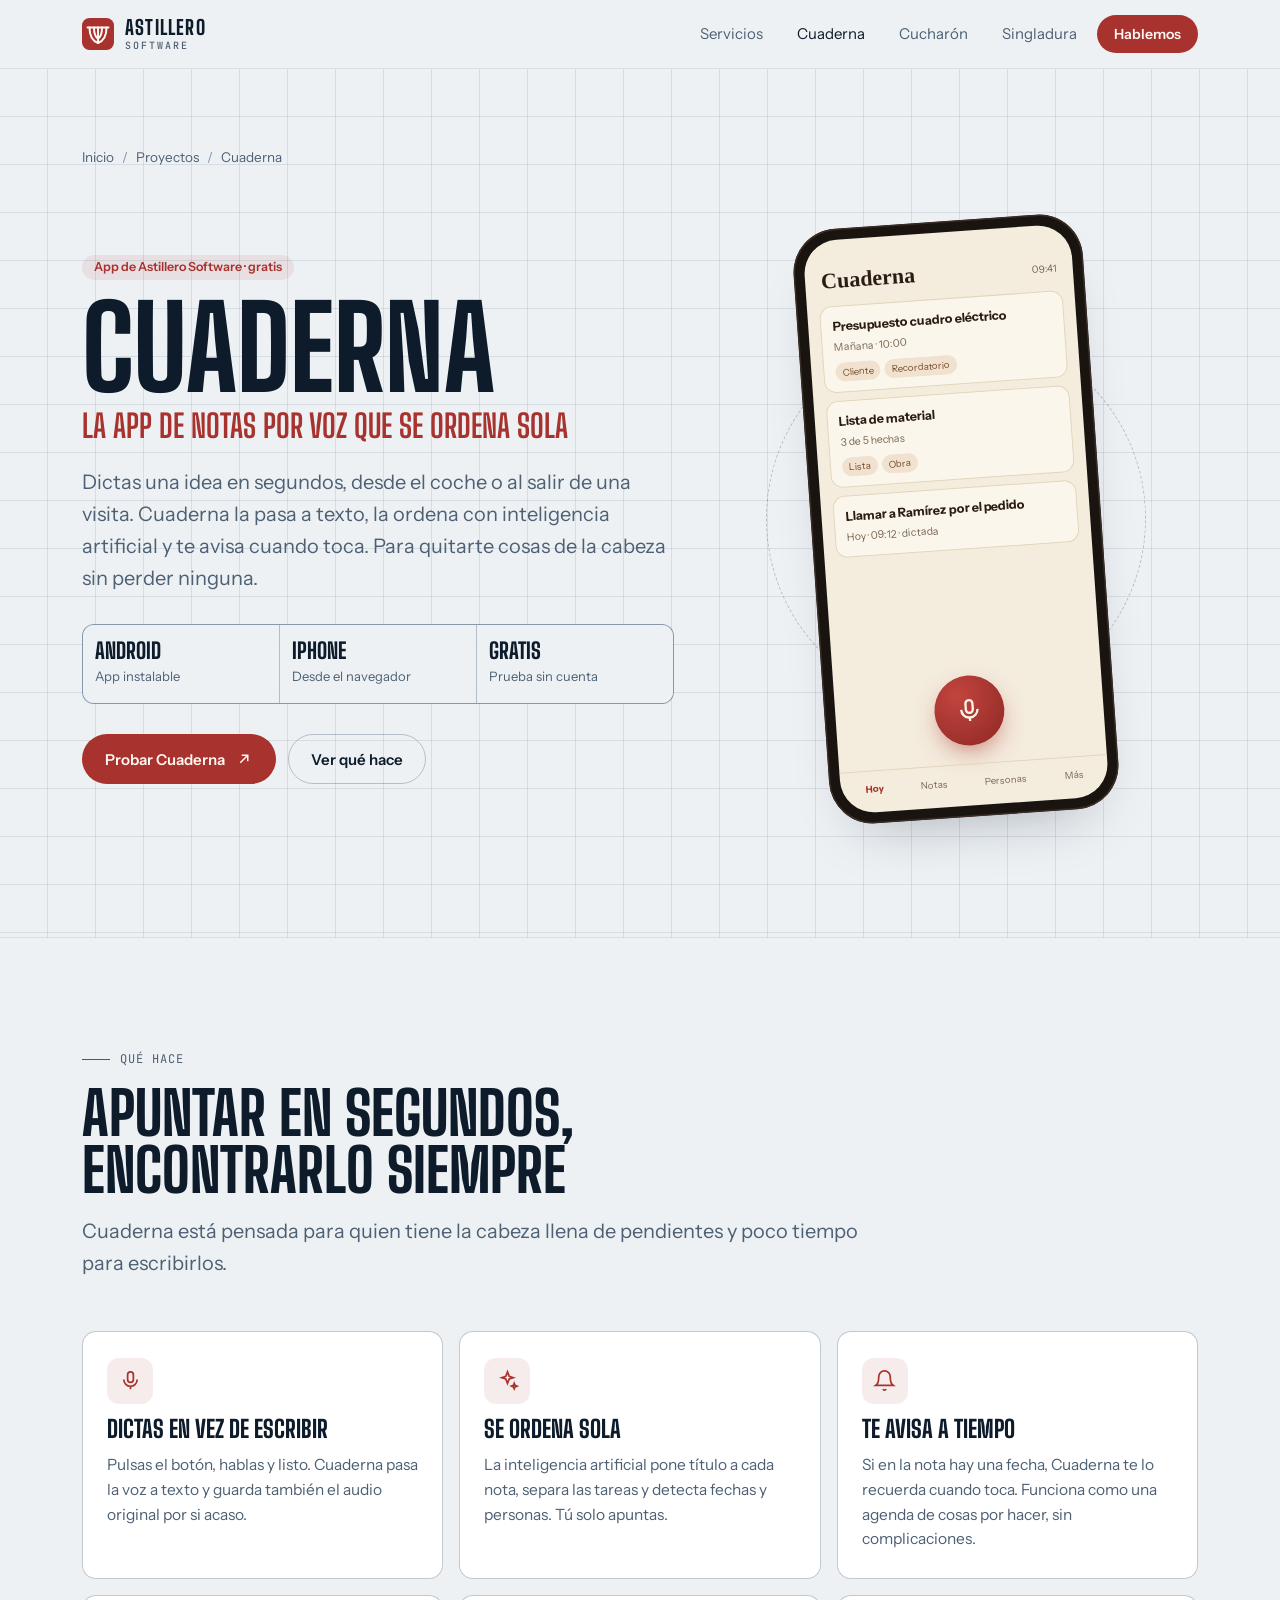
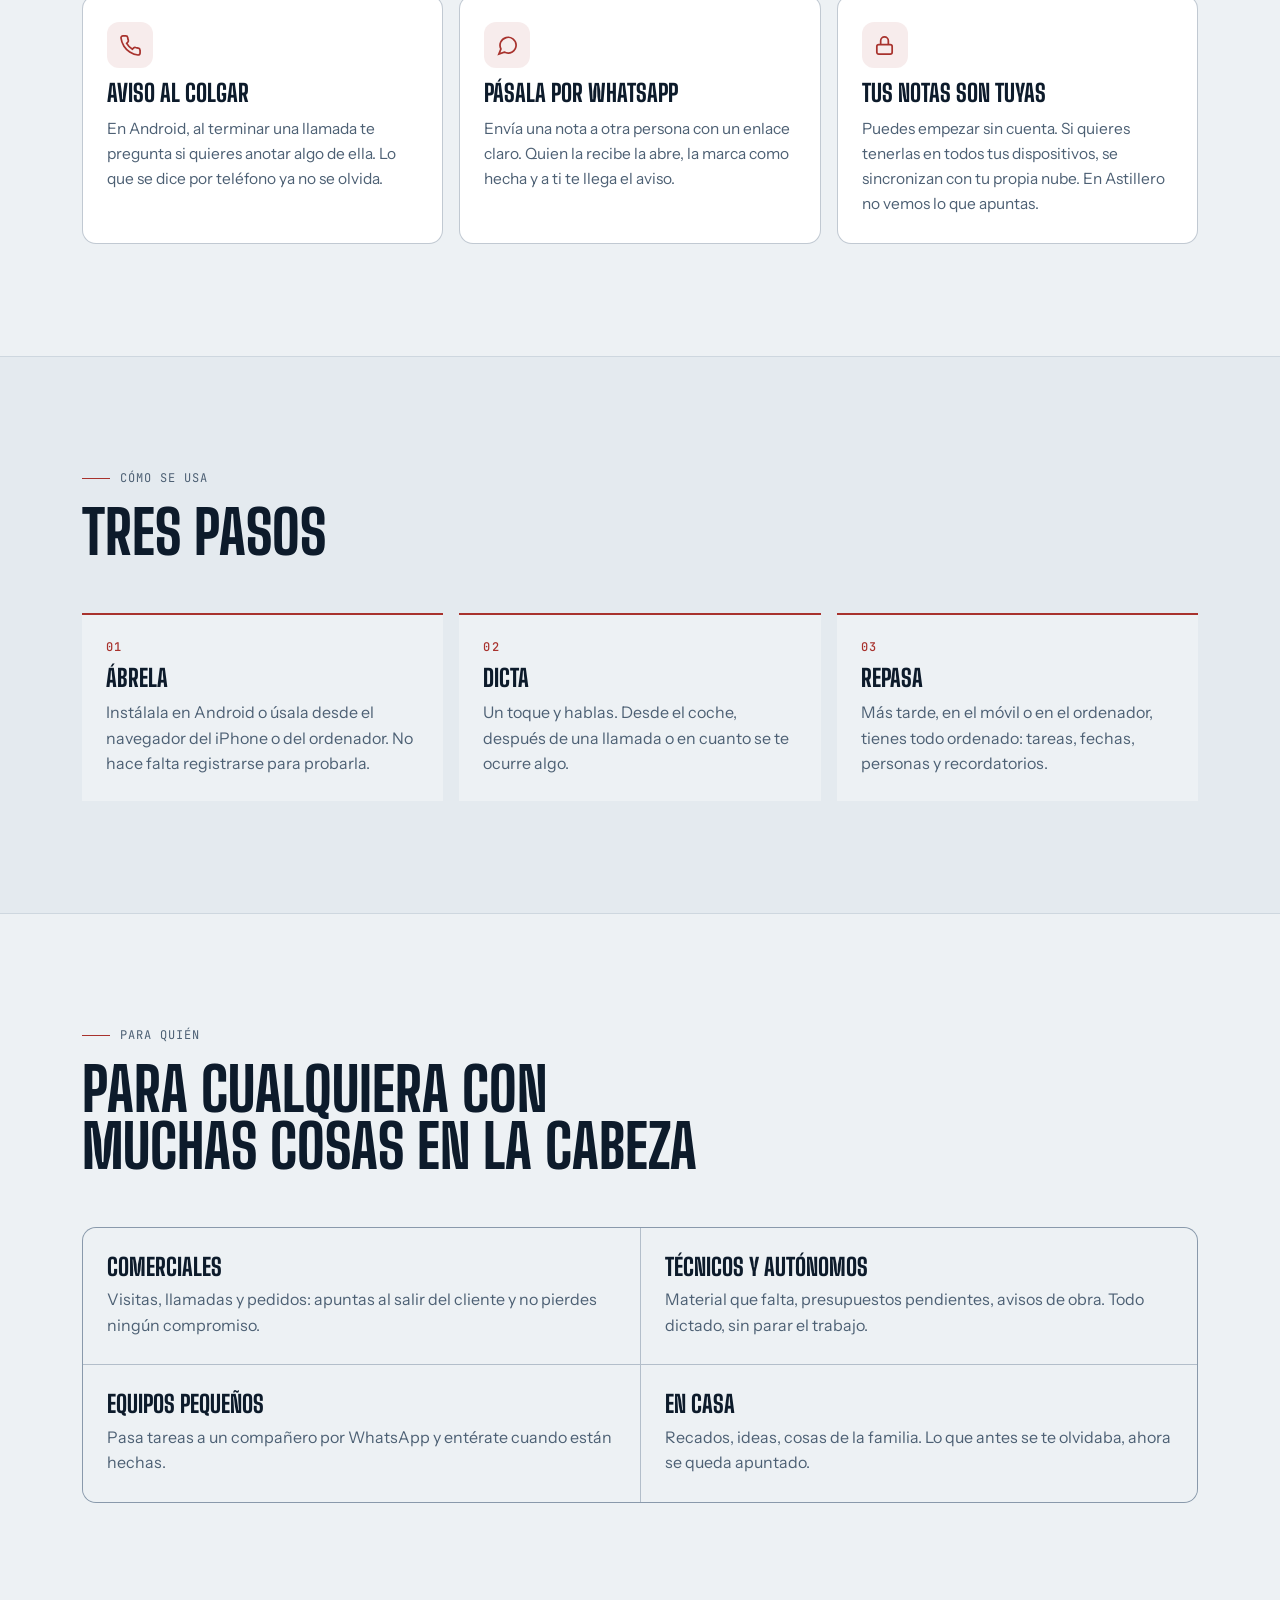
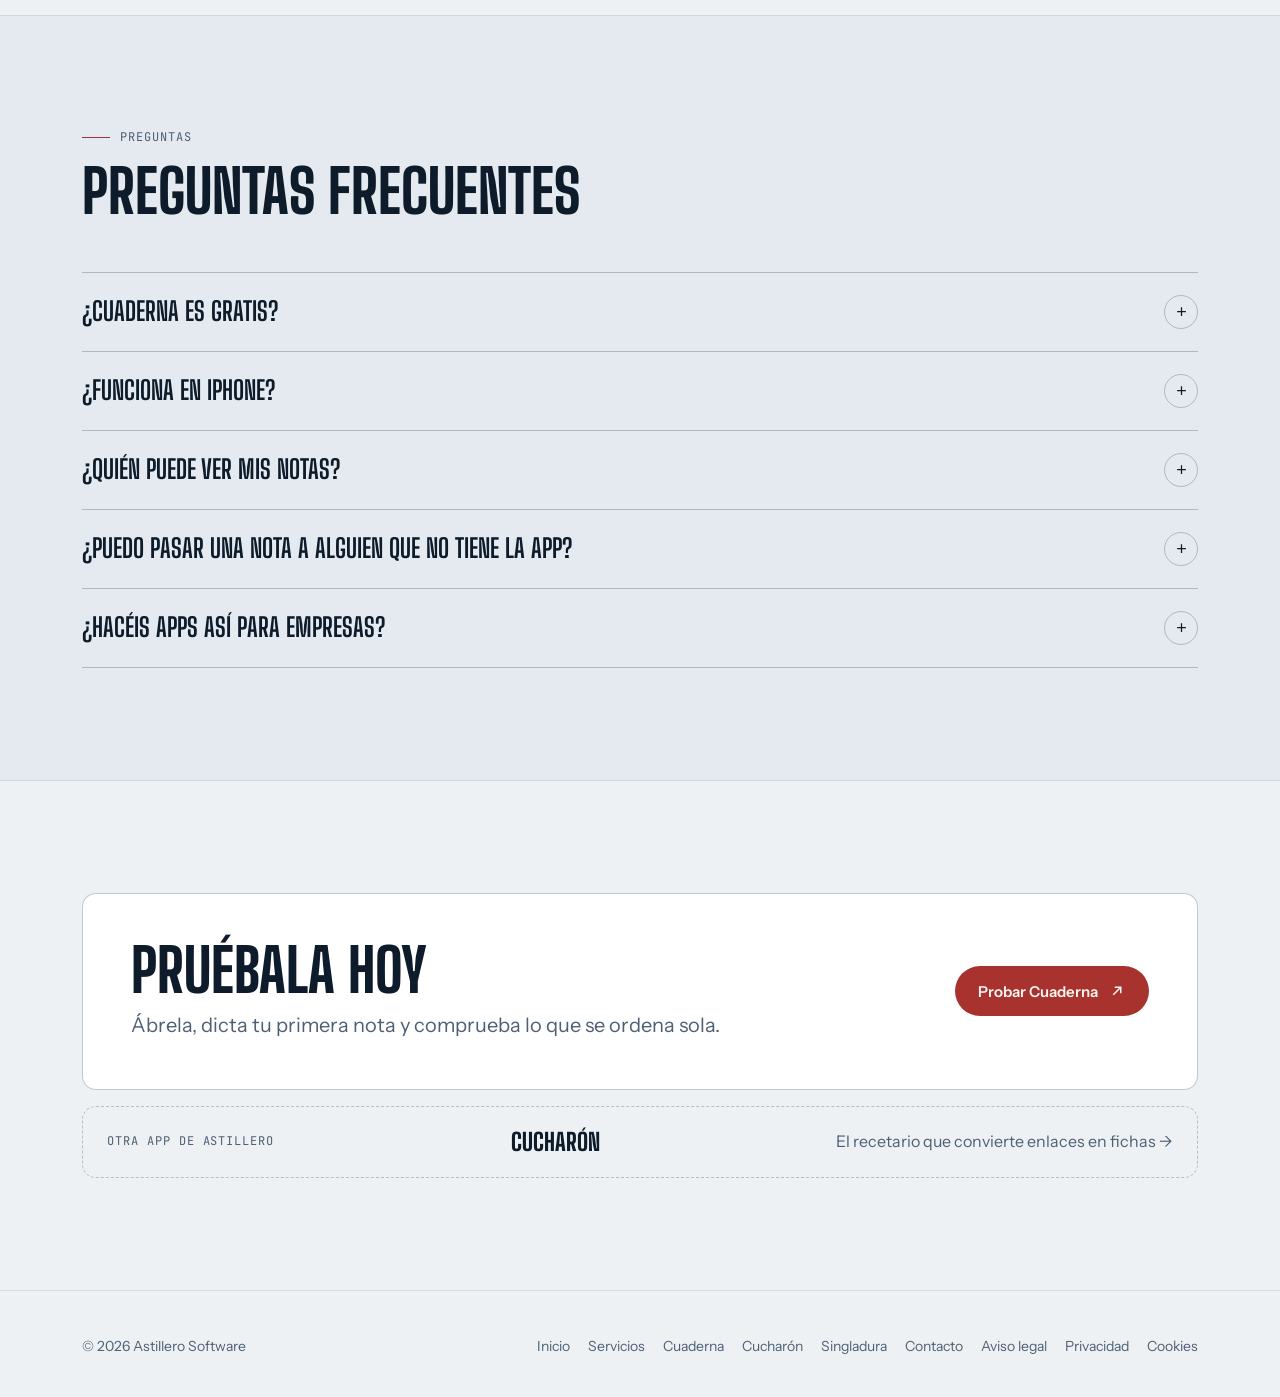
<file: cuaderna/index.html>
<!doctype html>
<html lang="es">
<head>
<meta charset="utf-8">
<meta http-equiv="Content-Security-Policy" content="default-src 'self'; script-src 'self' https://static.cloudflareinsights.com; style-src 'self' 'unsafe-inline'; font-src 'self'; img-src 'self' data: https://images.unsplash.com; connect-src 'self' https://cuaderna-jam-gwhugrdqcub6e9ba.swedencentral-01.azurewebsites.net https://cloudflareinsights.com; base-uri 'self'; form-action 'self'; object-src 'none'">
<meta name="viewport" content="width=device-width, initial-scale=1">
<title>Cuaderna · App de notas por voz con IA | Astillero Software</title>
<meta name="description" content="Cuaderna es una app gratuita de notas por voz: dictas una idea en segundos, la inteligencia artificial la ordena y te avisa a tiempo. Android y navegador, prueba sin cuenta.">
<link rel="canonical" href="https://astillerosoftware.es/cuaderna/">
<link rel="icon" href="/favicon.svg" type="image/svg+xml">
<meta name="theme-color" content="#0A1522">
<meta property="og:type" content="website">
<meta property="og:title" content="Cuaderna · App de notas por voz con IA">
<meta property="og:description" content="Dictas una idea, se ordena sola y te avisa a tiempo. Gratis y sin cuenta.">
<meta property="og:url" content="https://astillerosoftware.es/cuaderna/">
<meta property="og:image" content="https://astillerosoftware.es/og.png">
<link rel="stylesheet" href="/fuentes/fuentes.css">
<link rel="stylesheet" href="/paginas.css">
<script src="/js/tema.js"></script>
<script type="application/ld+json">
{
  "@context": "https://schema.org",
  "@graph": [
    {
      "@type": "SoftwareApplication",
      "name": "Cuaderna",
      "description": "App de notas por voz: dictas una idea, la inteligencia artificial la ordena, detecta fechas y personas y te avisa a tiempo.",
      "applicationCategory": "ProductivityApplication",
      "operatingSystem": "Android, iOS, Web",
      "url": "https://astillerosoftware.es/cuaderna/",
      "installUrl": "https://cuaderna.astillerosoftware.es/bienvenida/",
      "inLanguage": "es",
      "offers": { "@type": "Offer", "price": "0", "priceCurrency": "EUR" },
      "publisher": { "@id": "https://astillerosoftware.es/#organization" }
    },
    {
      "@type": "BreadcrumbList",
      "itemListElement": [
        { "@type": "ListItem", "position": 1, "name": "Astillero Software", "item": "https://astillerosoftware.es/" },
        { "@type": "ListItem", "position": 2, "name": "Cuaderna", "item": "https://astillerosoftware.es/cuaderna/" }
      ]
    }
  ]
}
</script>
<style>
.telefono{background:#1A1411;box-shadow:var(--shadow),inset 0 0 0 1.5px #3a2c24;transform:rotate(-4deg)}
.pantalla{background:#F4ECDD;color:#2B1D14}
.p-cab b{font:700 22px/1 Georgia,serif}
.p-cab span{font-size:10px;color:#7A6652}
.nota{background:#FBF6EC;border:1px solid #E3D6BE;border-radius:12px;padding:10px 11px}
.nota b{display:block;font-size:12.5px}
.nota small{color:#7A6652;font-size:10.5px}
.nota .chips{display:flex;gap:4px;margin-top:6px;flex-wrap:wrap}
.nota .chips i{font-style:normal;font-size:9.5px;padding:2px 7px;border-radius:999px;background:#F0E2CF;color:#7A4A2A}
.micro{margin:auto auto 6px;width:70px;height:70px;border-radius:50%;background:radial-gradient(circle at 34% 28%,#C2453F,#8E2723);display:grid;place-items:center;color:#FBF3E4;box-shadow:0 10px 26px -8px rgba(168,50,45,.7)}
.micro svg{width:28px;height:28px}
.p-nav{border-top:1px solid #E3D6BE;color:#7A6652}
.p-nav span.on{color:#A8322D;font-weight:700}
</style>
</head>
<body>
<header class="top">
  <div class="wrap barra">
    <a class="marca" href="/" aria-label="Astillero Software, inicio">
      <svg viewBox="0 0 64 64" aria-hidden="true"><rect width="64" height="64" rx="15" fill="var(--accent)"/><g fill="none" stroke="var(--accent-ink)" stroke-width="4" stroke-linecap="round"><path d="M11 19H53"/><path d="M15 19Q15 44 32 50Q49 44 49 19"/><path d="M24 19Q24 37 32 41Q40 37 40 19"/><path d="M32 19V50"/></g></svg>
      <span>Astillero<small>Software</small></span>
    </a>
    <nav aria-label="Principal">
      <a class="txt" href="/#servicios">Servicios</a>
      <a class="txt" href="/cuaderna/" aria-current="page">Cuaderna</a>
      <a class="txt" href="/cucharon/">Cucharón</a>
      <a class="txt" href="/singladura/">Singladura</a>
      <a class="btn btn-1" href="/#contacto">Hablemos</a>
    </nav>
  </div>
</header>

<main>
  <section class="hero plano">
    <div class="wrap">
      <nav class="migas" aria-label="Ruta"><ol><li><a href="/">Inicio</a></li><li><a href="/#proyectos">Proyectos</a></li><li aria-current="page">Cuaderna</li></ol></nav>
      <div class="hero-grid" style="margin-top:28px">
        <div>
          <span class="etq">App de Astillero Software · gratis</span>
          <h1>Cuaderna</h1>
          <p class="sub">La app de notas por voz que se ordena sola</p>
          <p class="lead">Dictas una idea en segundos, desde el coche o al salir de una visita. Cuaderna la pasa a texto, la ordena con inteligencia artificial y te avisa cuando toca. Para quitarte cosas de la cabeza sin perder ninguna.</p>
          <div class="datos">
            <div><b>Android</b><span>App instalable</span></div>
            <div><b>iPhone</b><span>Desde el navegador</span></div>
            <div><b>Gratis</b><span>Prueba sin cuenta</span></div>
          </div>
          <div class="ctas">
            <a class="btn btn-1" href="https://cuaderna.astillerosoftware.es/bienvenida/">Probar Cuaderna <svg viewBox="0 0 24 24" fill="none" stroke="currentColor" stroke-width="2"><path d="M7 17L17 7M9 7h8v8"/></svg></a>
            <a class="btn btn-2" href="#funciones">Ver qué hace</a>
          </div>
        </div>
        <div class="escena" aria-hidden="true">
          <div class="telefono"><div class="pantalla">
            <div class="p-cab"><b>Cuaderna</b><span>09:41</span></div>
            <div class="p-vista">
              <div class="nota"><b>Presupuesto cuadro eléctrico</b><small>Mañana · 10:00</small><div class="chips"><i>Cliente</i><i>Recordatorio</i></div></div>
              <div class="nota"><b>Lista de material</b><small>3 de 5 hechas</small><div class="chips"><i>Lista</i><i>Obra</i></div></div>
              <div class="nota"><b>Llamar a Ramírez por el pedido</b><small>Hoy · 09:12 · dictada</small></div>
              <div class="micro"><svg viewBox="0 0 24 24" fill="none" stroke="currentColor" stroke-width="2"><rect x="9" y="3" width="6" height="11" rx="3"/><path d="M5 11a7 7 0 0 0 14 0M12 18v3"/></svg></div>
            </div>
            <div class="p-nav"><span class="on">Hoy</span><span>Notas</span><span>Personas</span><span>Más</span></div>
          </div></div>
        </div>
      </div>
    </div>
  </section>

  <section id="funciones">
    <div class="wrap">
      <div class="cab">
        <span class="mono">Qué hace</span>
        <h2>Apuntar en segundos,<br>encontrarlo siempre</h2>
        <p class="lead">Cuaderna está pensada para quien tiene la cabeza llena de pendientes y poco tiempo para escribirlos.</p>
      </div>
      <div class="funciones">
        <article class="fn">
          <div class="ico"><svg viewBox="0 0 24 24" fill="none" stroke="currentColor" stroke-width="1.8"><rect x="9" y="3" width="6" height="11" rx="3"/><path d="M5 11a7 7 0 0 0 14 0M12 18v3"/></svg></div>
          <h3>Dictas en vez de escribir</h3>
          <p>Pulsas el botón, hablas y listo. Cuaderna pasa la voz a texto y guarda también el audio original por si acaso.</p>
        </article>
        <article class="fn">
          <div class="ico"><svg viewBox="0 0 24 24" fill="none" stroke="currentColor" stroke-width="1.8"><path d="M12 3l1.8 4.6L18 9l-4.2 1.4L12 15l-1.8-4.6L6 9l4.2-1.4z"/><path d="M19 15l.8 2 2 .8-2 .8-.8 2-.8-2-2-.8 2-.8z"/></svg></div>
          <h3>Se ordena sola</h3>
          <p>La inteligencia artificial pone título a cada nota, separa las tareas y detecta fechas y personas. Tú solo apuntas.</p>
        </article>
        <article class="fn">
          <div class="ico"><svg viewBox="0 0 24 24" fill="none" stroke="currentColor" stroke-width="1.8"><path d="M6 8a6 6 0 0 1 12 0c0 7 3 9 3 9H3s3-2 3-9"/><path d="M10.3 21a1.9 1.9 0 0 0 3.4 0"/></svg></div>
          <h3>Te avisa a tiempo</h3>
          <p>Si en la nota hay una fecha, Cuaderna te lo recuerda cuando toca. Funciona como una agenda de cosas por hacer, sin complicaciones.</p>
        </article>
        <article class="fn">
          <div class="ico"><svg viewBox="0 0 24 24" fill="none" stroke="currentColor" stroke-width="1.8"><path d="M22 16.9v3a2 2 0 0 1-2.2 2 19.8 19.8 0 0 1-8.6-3.1 19.5 19.5 0 0 1-6-6A19.8 19.8 0 0 1 2.1 4.2 2 2 0 0 1 4.1 2h3a2 2 0 0 1 2 1.7c.1.9.3 1.8.6 2.7a2 2 0 0 1-.5 2.1L8 9.8a16 16 0 0 0 6 6l1.3-1.3a2 2 0 0 1 2.1-.4c.9.3 1.8.5 2.7.6a2 2 0 0 1 1.7 2z"/></svg></div>
          <h3>Aviso al colgar</h3>
          <p>En Android, al terminar una llamada te pregunta si quieres anotar algo de ella. Lo que se dice por teléfono ya no se olvida.</p>
        </article>
        <article class="fn">
          <div class="ico"><svg viewBox="0 0 24 24" fill="none" stroke="currentColor" stroke-width="1.8"><path d="M21 11.5a8.4 8.4 0 0 1-12.4 7.4L3 21l2.1-5.4A8.4 8.4 0 1 1 21 11.5z"/></svg></div>
          <h3>Pásala por WhatsApp</h3>
          <p>Envía una nota a otra persona con un enlace claro. Quien la recibe la abre, la marca como hecha y a ti te llega el aviso.</p>
        </article>
        <article class="fn">
          <div class="ico"><svg viewBox="0 0 24 24" fill="none" stroke="currentColor" stroke-width="1.8"><rect x="4" y="11" width="16" height="10" rx="2"/><path d="M8 11V7a4 4 0 0 1 8 0v4"/></svg></div>
          <h3>Tus notas son tuyas</h3>
          <p>Puedes empezar sin cuenta. Si quieres tenerlas en todos tus dispositivos, se sincronizan con tu propia nube. En Astillero no vemos lo que apuntas.</p>
        </article>
      </div>
    </div>
  </section>

  <section class="alt plano">
    <div class="wrap">
      <div class="cab">
        <span class="mono">Cómo se usa</span>
        <h2>Tres pasos</h2>
      </div>
      <ol class="pasos">
        <li><h3>Ábrela</h3><p>Instálala en Android o úsala desde el navegador del iPhone o del ordenador. No hace falta registrarse para probarla.</p></li>
        <li><h3>Dicta</h3><p>Un toque y hablas. Desde el coche, después de una llamada o en cuanto se te ocurre algo.</p></li>
        <li><h3>Repasa</h3><p>Más tarde, en el móvil o en el ordenador, tienes todo ordenado: tareas, fechas, personas y recordatorios.</p></li>
      </ol>
    </div>
  </section>

  <section>
    <div class="wrap">
      <div class="cab">
        <span class="mono">Para quién</span>
        <h2>Para cualquiera con<br>muchas cosas en la cabeza</h2>
      </div>
      <div class="quien">
        <div><h3>Comerciales</h3><p>Visitas, llamadas y pedidos: apuntas al salir del cliente y no pierdes ningún compromiso.</p></div>
        <div><h3>Técnicos y autónomos</h3><p>Material que falta, presupuestos pendientes, avisos de obra. Todo dictado, sin parar el trabajo.</p></div>
        <div><h3>Equipos pequeños</h3><p>Pasa tareas a un compañero por WhatsApp y entérate cuando están hechas.</p></div>
        <div><h3>En casa</h3><p>Recados, ideas, cosas de la familia. Lo que antes se te olvidaba, ahora se queda apuntado.</p></div>
      </div>
    </div>
  </section>

  <section class="alt">
    <div class="wrap">
      <div class="cab">
        <span class="mono">Preguntas</span>
        <h2>Preguntas frecuentes</h2>
      </div>
      <div class="faq">
        <details><summary>¿Cuaderna es gratis? <i><svg viewBox="0 0 24 24" fill="none" stroke="currentColor" stroke-width="2"><path d="M12 5v14M5 12h14"/></svg></i></summary><p class="r">Sí. Puedes probarla gratis y sin crear ninguna cuenta.</p></details>
        <details><summary>¿Funciona en iPhone? <i><svg viewBox="0 0 24 24" fill="none" stroke="currentColor" stroke-width="2"><path d="M12 5v14M5 12h14"/></svg></i></summary><p class="r">Sí, desde el navegador. En Android, además, se instala como app y tiene funciones propias del teléfono, como el aviso al terminar una llamada.</p></details>
        <details><summary>¿Quién puede ver mis notas? <i><svg viewBox="0 0 24 24" fill="none" stroke="currentColor" stroke-width="2"><path d="M12 5v14M5 12h14"/></svg></i></summary><p class="r">Solo tú y las personas a las que decidas pasarle una nota. Cuaderna está diseñada para que en Astillero no tengamos acceso a lo que apuntas.</p></details>
        <details><summary>¿Puedo pasar una nota a alguien que no tiene la app? <i><svg viewBox="0 0 24 24" fill="none" stroke="currentColor" stroke-width="2"><path d="M12 5v14M5 12h14"/></svg></i></summary><p class="r">Sí. Le llega por WhatsApp con un enlace; la abre, la marca como hecha y tú recibes el aviso.</p></details>
        <details><summary>¿Hacéis apps así para empresas? <i><svg viewBox="0 0 24 24" fill="none" stroke="currentColor" stroke-width="2"><path d="M12 5v14M5 12h14"/></svg></i></summary><p class="r">Sí. Cuaderna es un producto propio de Astillero Software, y hacemos aplicaciones a medida con la misma forma de trabajar. <a href="/#contacto">Cuéntanos tu proyecto</a>.</p></details>
      </div>
    </div>
  </section>

  <section class="final">
    <div class="wrap">
      <div class="caja">
        <div style="display:grid;gap:10px"><h2>Pruébala hoy</h2><p class="lead">Ábrela, dicta tu primera nota y comprueba lo que se ordena sola.</p></div>
        <div class="ctas"><a class="btn btn-1" href="https://cuaderna.astillerosoftware.es/bienvenida/">Probar Cuaderna <svg viewBox="0 0 24 24" fill="none" stroke="currentColor" stroke-width="2"><path d="M7 17L17 7M9 7h8v8"/></svg></a></div>
      </div>
      <a class="otro" href="/cucharon/"><span class="mono">Otra app de Astillero</span><b>Cucharón</b><span>El recetario que convierte enlaces en fichas →</span></a>
    </div>
  </section>
</main>

<footer>
  <div class="wrap pie">
    <span>© 2026 Astillero Software</span>
    <nav aria-label="Pie">
      <a href="/">Inicio</a>
      <a href="/#servicios">Servicios</a>
      <a href="/cuaderna/">Cuaderna</a>
      <a href="/cucharon/">Cucharón</a>
      <a href="/singladura/">Singladura</a>
      <a href="/#contacto">Contacto</a>
      <a href="/aviso-legal.html">Aviso legal</a>
        <a href="/privacidad.html">Privacidad</a>
        <a href="/cookies.html">Cookies</a>
    </nav>
  </div>
</footer>
<!-- Cloudflare Web Analytics: visitas anónimas, sin cookies --><script type='module' src='https://static.cloudflareinsights.com/beacon.min.js' data-cf-beacon='{"token": "b1773a76f675484aae87de5303c89475"}'></script>
</body>
</html>
</file>
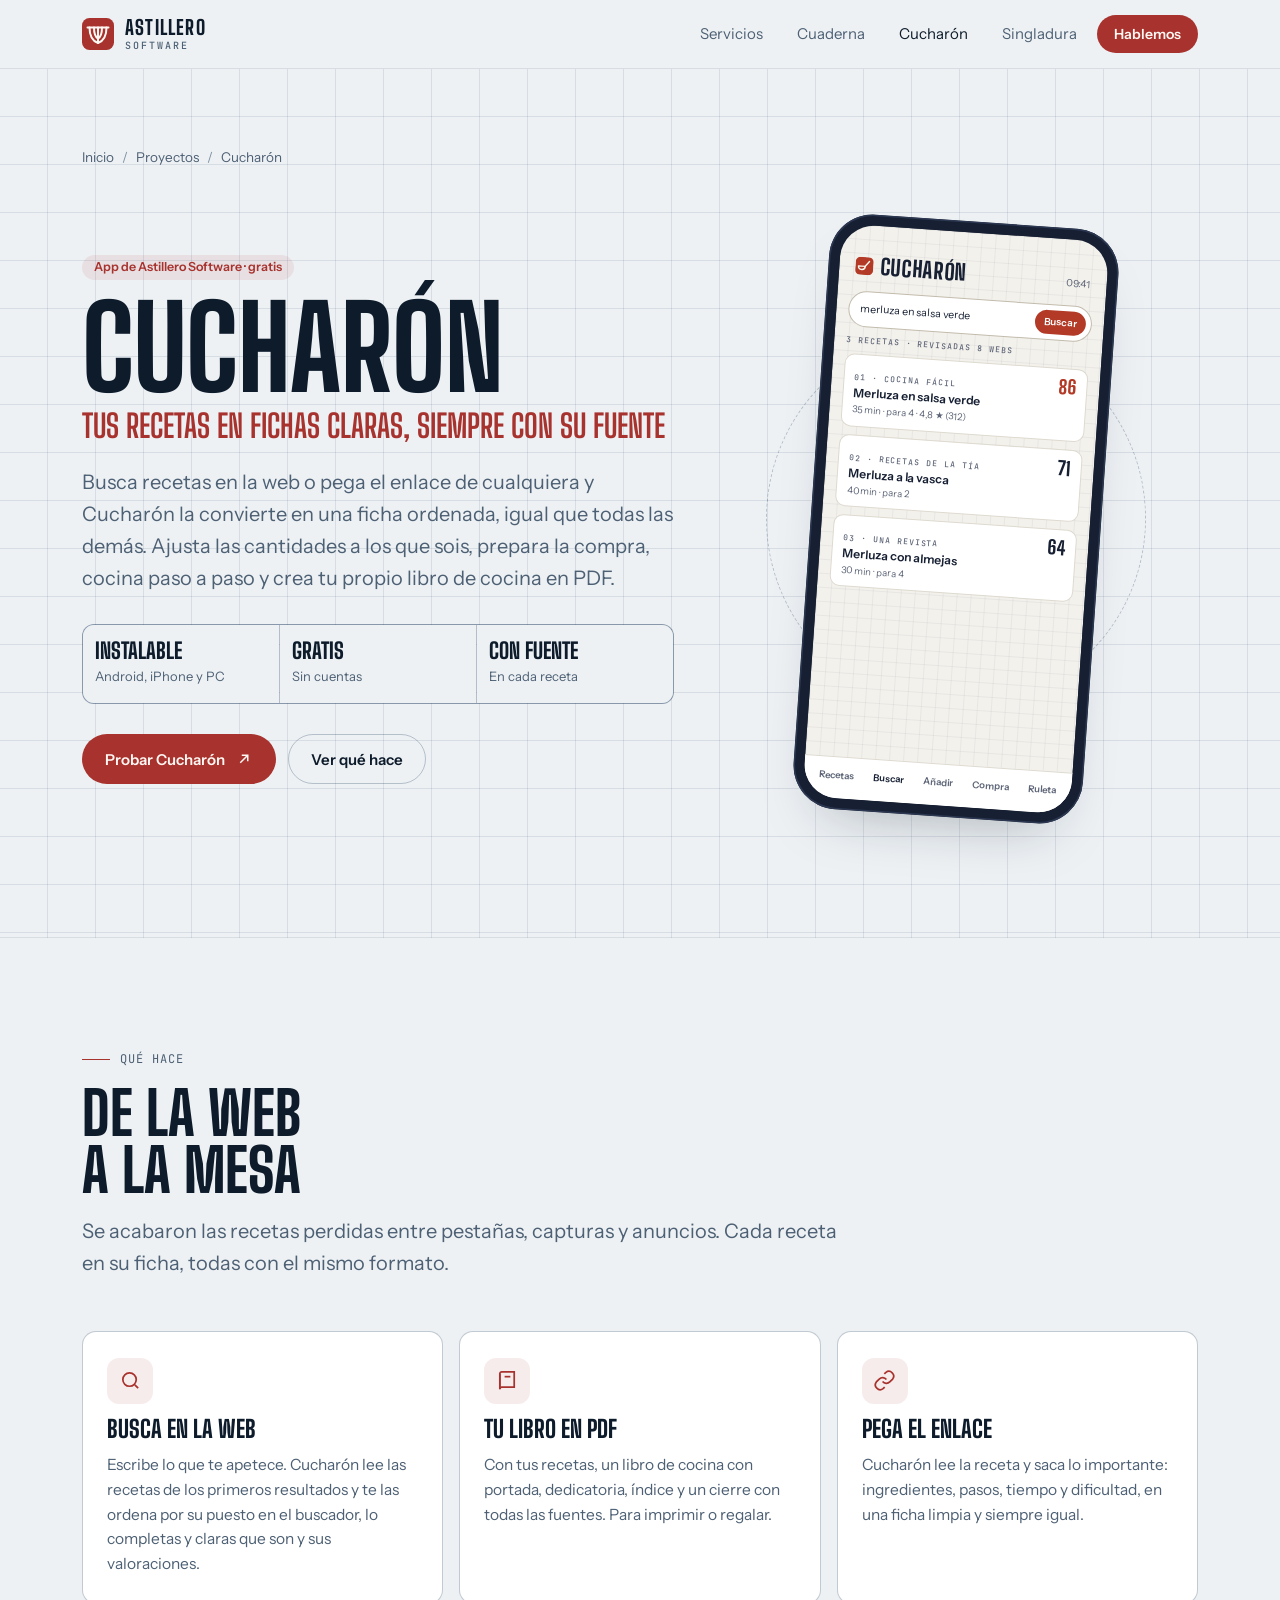
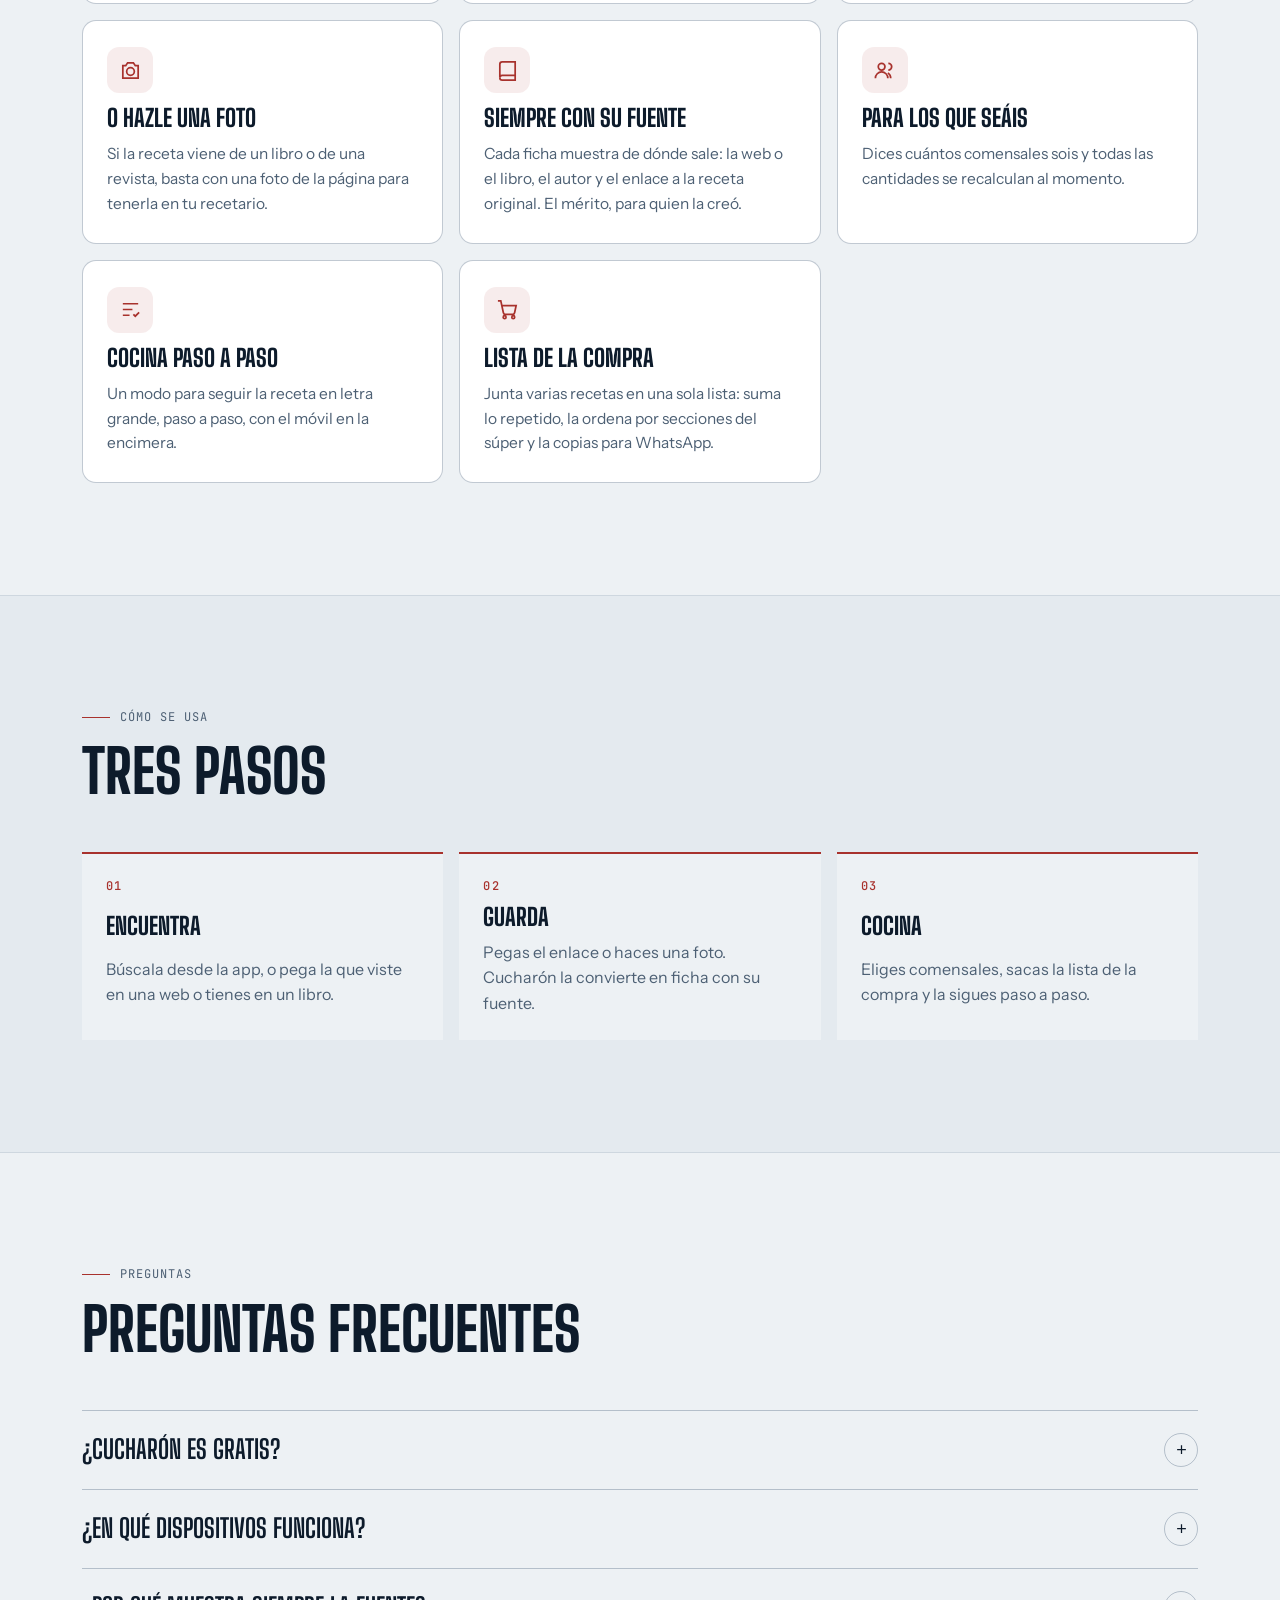
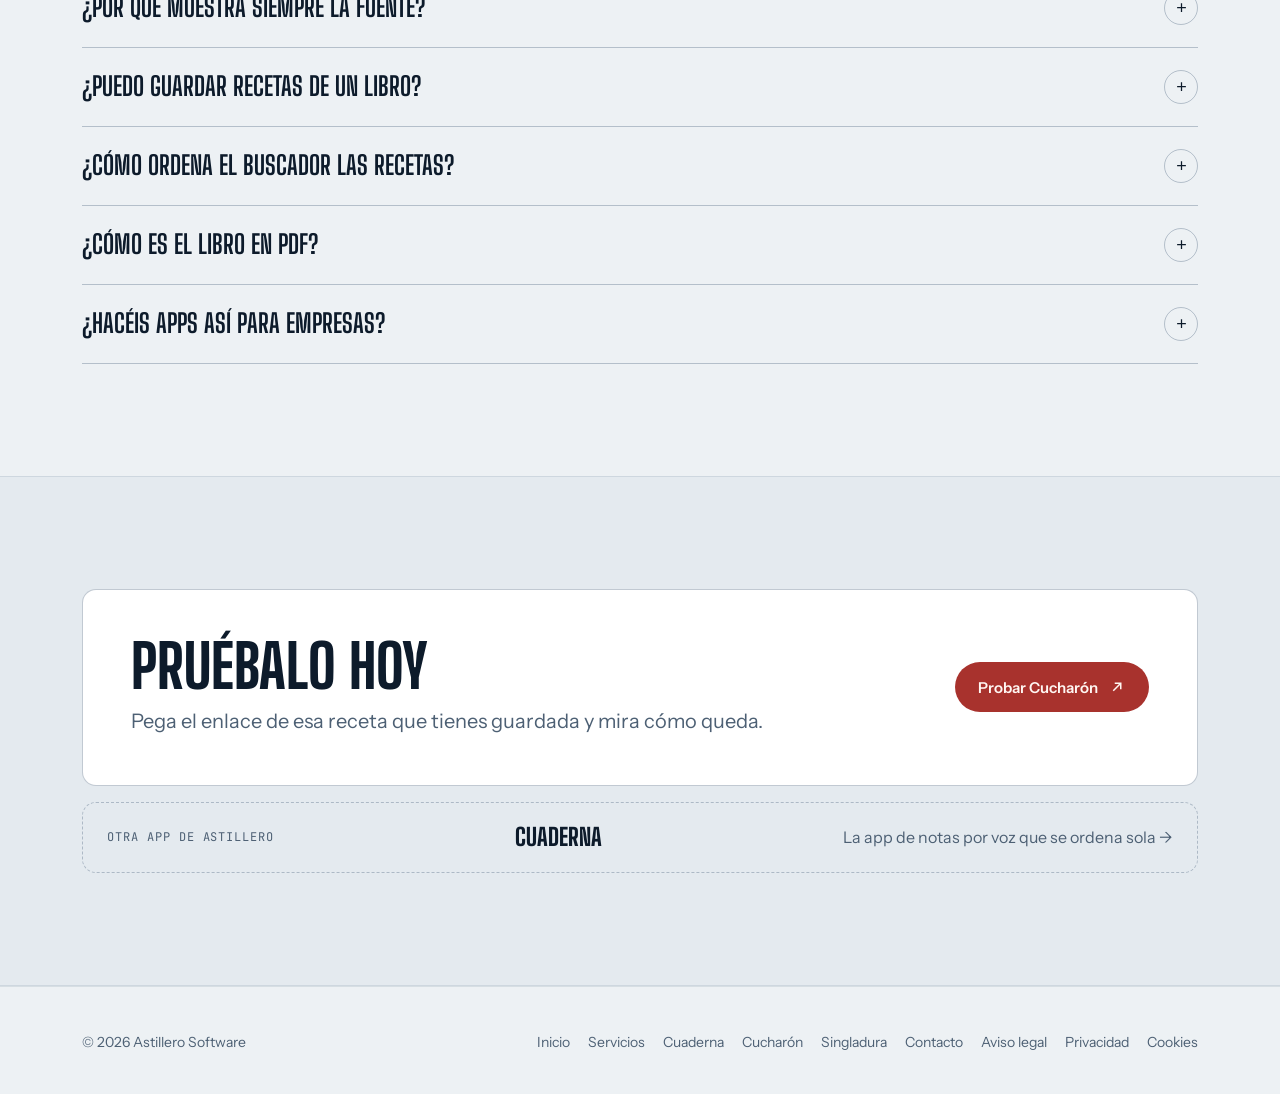
<file: cucharon/index.html>
<!doctype html>
<html lang="es">
<head>
<meta charset="utf-8">
<meta http-equiv="Content-Security-Policy" content="default-src 'self'; script-src 'self' https://static.cloudflareinsights.com; style-src 'self' 'unsafe-inline'; font-src 'self'; img-src 'self' data: https://images.unsplash.com; connect-src 'self' https://cuaderna-jam-gwhugrdqcub6e9ba.swedencentral-01.azurewebsites.net https://cloudflareinsights.com; base-uri 'self'; form-action 'self'; object-src 'none'">
<meta name="viewport" content="width=device-width, initial-scale=1">
<title>Cucharón · Recetario que convierte enlaces en fichas | Astillero Software</title>
<meta name="description" content="Busca recetas o pega su enlace y Cucharón las convierte en fichas claras, siempre con su fuente. Ajusta comensales, prepara la compra y crea tu propio libro de cocina en PDF. Gratis y sin cuentas.">
<link rel="canonical" href="https://astillerosoftware.es/cucharon/">
<link rel="icon" href="/favicon.svg" type="image/svg+xml">
<meta name="theme-color" content="#0A1522">
<meta property="og:type" content="website">
<meta property="og:title" content="Cucharón · Tus recetas en fichas, siempre con su fuente">
<meta property="og:description" content="Busca recetas, guárdalas en fichas claras con su fuente y crea tu propio libro de cocina en PDF. Gratis y sin cuentas.">
<meta property="og:url" content="https://astillerosoftware.es/cucharon/">
<meta property="og:image" content="https://astillerosoftware.es/og.png">
<link rel="stylesheet" href="/fuentes/fuentes.css">
<link rel="stylesheet" href="/paginas.css">
<script src="/js/tema.js"></script>
<script type="application/ld+json">
{
  "@context": "https://schema.org",
  "@graph": [
    {
      "@type": "SoftwareApplication",
      "name": "Cucharón",
      "description": "Recetario que busca recetas en la web y convierte cada una en una ficha clara, siempre con su fuente, con cantidades por comensales, lista de la compra y libro de cocina en PDF.",
      "applicationCategory": "LifestyleApplication",
      "operatingSystem": "Android, iOS, Windows, macOS, Web",
      "url": "https://astillerosoftware.es/cucharon/",
      "installUrl": "https://cucharon.astillerosoftware.es/bienvenida/",
      "inLanguage": "es",
      "offers": { "@type": "Offer", "price": "0", "priceCurrency": "EUR" },
      "publisher": { "@id": "https://astillerosoftware.es/#organization" }
    },
    {
      "@type": "BreadcrumbList",
      "itemListElement": [
        { "@type": "ListItem", "position": 1, "name": "Astillero Software", "item": "https://astillerosoftware.es/" },
        { "@type": "ListItem", "position": 2, "name": "Cucharón", "item": "https://astillerosoftware.es/cucharon/" }
      ]
    }
  ]
}
</script>
<style>
.telefono{background:#172033;box-shadow:var(--shadow),inset 0 0 0 1.5px #2C3752;transform:rotate(4deg)}
.pantalla{background:#F3F1EC;color:#172033;font-family:"Instrument Sans",system-ui,sans-serif;background-image:linear-gradient(rgba(23,32,51,.05) 1px,transparent 1px),linear-gradient(90deg,rgba(23,32,51,.05) 1px,transparent 1px);background-size:14px 14px}
.p-cab b{font:800 22px/1 var(--f-display);text-transform:uppercase;letter-spacing:.03em;color:#172033;display:flex;align-items:center;gap:7px}
.p-cab b::before{content:"";width:18px;height:18px;border-radius:5px;flex:none;background:#B23A26 url("data:image/svg+xml,%3Csvg xmlns='http://www.w3.org/2000/svg' viewBox='0 0 64 64'%3E%3Cg fill='none' stroke='%23FBF6EC' stroke-width='5' stroke-linecap='round' stroke-linejoin='round'%3E%3Cpath d='M11 33h24a12 12 0 0 1-24 0z'/%3E%3Cpath d='M35 33L49 15'/%3E%3C/g%3E%3C/svg%3E") center/100% no-repeat}
.p-cab span{font-size:10px;color:#5D6577}
.cu-busca{display:flex;gap:6px;align-items:center;background:#fff;border:1px solid #C3BCAD;border-radius:999px;padding:5px 5px 5px 11px;font-size:10.5px}
.cu-busca span{flex:1;min-width:0;overflow:hidden;white-space:nowrap;text-overflow:ellipsis}
.cu-busca i{font-style:normal;background:#B23A26;color:#fff;border-radius:999px;padding:4px 9px;font-weight:600;font-size:10px}
.cu-et{font:500 8px/1.4 var(--f-mono);letter-spacing:.12em;text-transform:uppercase;color:#5D6577}
.cu-ficha{background:#fff;border:1px solid #DEDAD0;border-radius:10px;padding:8px 10px;display:grid;gap:2px}
.cu-ficha .sup{display:flex;justify-content:space-between;align-items:baseline;gap:6px}
.cu-ficha b{font-weight:600;font-size:12px;line-height:1.25}
.cu-ficha small{color:#5D6577;font-size:9.5px}
.cu-nota{font:800 19px/1 var(--f-display);color:#172033}
.cu-ficha.top .cu-nota{color:#B23A26}
.p-nav{border-top:1px solid #DEDAD0;background:#fff;color:#5D6577;font-weight:600}
.p-nav span.on{color:#172033}
</style>
</head>
<body>
<header class="top">
  <div class="wrap barra">
    <a class="marca" href="/" aria-label="Astillero Software, inicio">
      <svg viewBox="0 0 64 64" aria-hidden="true"><rect width="64" height="64" rx="15" fill="var(--accent)"/><g fill="none" stroke="var(--accent-ink)" stroke-width="4" stroke-linecap="round"><path d="M11 19H53"/><path d="M15 19Q15 44 32 50Q49 44 49 19"/><path d="M24 19Q24 37 32 41Q40 37 40 19"/><path d="M32 19V50"/></g></svg>
      <span>Astillero<small>Software</small></span>
    </a>
    <nav aria-label="Principal">
      <a class="txt" href="/#servicios">Servicios</a>
      <a class="txt" href="/cuaderna/">Cuaderna</a>
      <a class="txt" href="/cucharon/" aria-current="page">Cucharón</a>
      <a class="txt" href="/singladura/">Singladura</a>
      <a class="btn btn-1" href="/#contacto">Hablemos</a>
    </nav>
  </div>
</header>

<main>
  <section class="hero plano">
    <div class="wrap">
      <nav class="migas" aria-label="Ruta"><ol><li><a href="/">Inicio</a></li><li><a href="/#proyectos">Proyectos</a></li><li aria-current="page">Cucharón</li></ol></nav>
      <div class="hero-grid" style="margin-top:28px">
        <div>
          <span class="etq">App de Astillero Software · gratis</span>
          <h1>Cucharón</h1>
          <p class="sub">Tus recetas en fichas claras, siempre con su fuente</p>
          <p class="lead">Busca recetas en la web o pega el enlace de cualquiera y Cucharón la convierte en una ficha ordenada, igual que todas las demás. Ajusta las cantidades a los que sois, prepara la compra, cocina paso a paso y crea tu propio libro de cocina en PDF.</p>
          <div class="datos">
            <div><b>Instalable</b><span>Android, iPhone y PC</span></div>
            <div><b>Gratis</b><span>Sin cuentas</span></div>
            <div><b>Con fuente</b><span>En cada receta</span></div>
          </div>
          <div class="ctas">
            <a class="btn btn-1" href="https://cucharon.astillerosoftware.es/bienvenida/">Probar Cucharón <svg viewBox="0 0 24 24" fill="none" stroke="currentColor" stroke-width="2"><path d="M7 17L17 7M9 7h8v8"/></svg></a>
            <a class="btn btn-2" href="#funciones">Ver qué hace</a>
          </div>
        </div>
        <div class="escena" aria-hidden="true">
          <div class="telefono"><div class="pantalla">
            <div class="p-cab"><b>Cucharón</b><span>09:41</span></div>
            <div class="p-vista">
              <div class="cu-busca"><span>merluza en salsa verde</span><i>Buscar</i></div>
              <span class="cu-et">3 recetas · revisadas 8 webs</span>
              <div class="cu-ficha top"><div class="sup"><span class="cu-et">01 · Cocina Fácil</span><span class="cu-nota">86</span></div><b>Merluza en salsa verde</b><small>35 min · para 4 · 4,8 ★ (312)</small></div>
              <div class="cu-ficha"><div class="sup"><span class="cu-et">02 · Recetas de la tía</span><span class="cu-nota">71</span></div><b>Merluza a la vasca</b><small>40 min · para 2</small></div>
              <div class="cu-ficha"><div class="sup"><span class="cu-et">03 · Una revista</span><span class="cu-nota">64</span></div><b>Merluza con almejas</b><small>30 min · para 4</small></div>
            </div>
            <div class="p-nav"><span>Recetas</span><span class="on">Buscar</span><span>Añadir</span><span>Compra</span><span>Ruleta</span></div>
          </div></div>
        </div>
      </div>
    </div>
  </section>

  <section id="funciones">
    <div class="wrap">
      <div class="cab">
        <span class="mono">Qué hace</span>
        <h2>De la web<br>a la mesa</h2>
        <p class="lead">Se acabaron las recetas perdidas entre pestañas, capturas y anuncios. Cada receta en su ficha, todas con el mismo formato.</p>
      </div>
      <div class="funciones">
        <article class="fn">
          <div class="ico"><svg viewBox="0 0 24 24" fill="none" stroke="currentColor" stroke-width="1.8"><circle cx="11" cy="11" r="7"/><path d="M20 20l-3.5-3.5"/></svg></div>
          <h3>Busca en la web</h3>
          <p>Escribe lo que te apetece. Cucharón lee las recetas de los primeros resultados y te las ordena por su puesto en el buscador, lo completas y claras que son y sus valoraciones.</p>
        </article>
        <article class="fn">
          <div class="ico"><svg viewBox="0 0 24 24" fill="none" stroke="currentColor" stroke-width="1.8"><path d="M4 5a2 2 0 0 1 2-2h13v16H6a2 2 0 0 0-2 2z"/><path d="M4 21V5"/><path d="M9 8h6"/></svg></div>
          <h3>Tu libro en PDF</h3>
          <p>Con tus recetas, un libro de cocina con portada, dedicatoria, índice y un cierre con todas las fuentes. Para imprimir o regalar.</p>
        </article>
        <article class="fn">
          <div class="ico"><svg viewBox="0 0 24 24" fill="none" stroke="currentColor" stroke-width="1.8"><path d="M10 13a5 5 0 0 0 7.5.5l3-3a5 5 0 0 0-7-7l-1.7 1.7"/><path d="M14 11a5 5 0 0 0-7.5-.5l-3 3a5 5 0 0 0 7 7l1.7-1.7"/></svg></div>
          <h3>Pega el enlace</h3>
          <p>Cucharón lee la receta y saca lo importante: ingredientes, pasos, tiempo y dificultad, en una ficha limpia y siempre igual.</p>
        </article>
        <article class="fn">
          <div class="ico"><svg viewBox="0 0 24 24" fill="none" stroke="currentColor" stroke-width="1.8"><path d="M4 7h3l2-3h6l2 3h3v13H4z"/><circle cx="12" cy="13" r="4"/></svg></div>
          <h3>O hazle una foto</h3>
          <p>Si la receta viene de un libro o de una revista, basta con una foto de la página para tenerla en tu recetario.</p>
        </article>
        <article class="fn">
          <div class="ico"><svg viewBox="0 0 24 24" fill="none" stroke="currentColor" stroke-width="1.8"><path d="M4 19.5A2.5 2.5 0 0 1 6.5 17H20V3H6.5A2.5 2.5 0 0 0 4 5.5z"/><path d="M4 19.5A2.5 2.5 0 0 0 6.5 22H20v-5"/></svg></div>
          <h3>Siempre con su fuente</h3>
          <p>Cada ficha muestra de dónde sale: la web o el libro, el autor y el enlace a la receta original. El mérito, para quien la creó.</p>
        </article>
        <article class="fn">
          <div class="ico"><svg viewBox="0 0 24 24" fill="none" stroke="currentColor" stroke-width="1.8"><circle cx="9" cy="8" r="3.5"/><path d="M2.5 20a6.5 6.5 0 0 1 13 0"/><path d="M16 4.5a3.5 3.5 0 0 1 0 7M18.5 20a6.5 6.5 0 0 0-3-5.5"/></svg></div>
          <h3>Para los que seáis</h3>
          <p>Dices cuántos comensales sois y todas las cantidades se recalculan al momento.</p>
        </article>
        <article class="fn">
          <div class="ico"><svg viewBox="0 0 24 24" fill="none" stroke="currentColor" stroke-width="1.8"><path d="M4 6h16M4 12h10M4 18h7"/><path d="M15 17l2 2 4-4"/></svg></div>
          <h3>Cocina paso a paso</h3>
          <p>Un modo para seguir la receta en letra grande, paso a paso, con el móvil en la encimera.</p>
        </article>
        <article class="fn">
          <div class="ico"><svg viewBox="0 0 24 24" fill="none" stroke="currentColor" stroke-width="1.8"><circle cx="9" cy="20" r="1.5"/><circle cx="18" cy="20" r="1.5"/><path d="M2 3h3l2.7 12.4a2 2 0 0 0 2 1.6h7.7a2 2 0 0 0 2-1.6L21 8H6"/></svg></div>
          <h3>Lista de la compra</h3>
          <p>Junta varias recetas en una sola lista: suma lo repetido, la ordena por secciones del súper y la copias para WhatsApp.</p>
        </article>
      </div>
    </div>
  </section>

  <section class="alt plano">
    <div class="wrap">
      <div class="cab">
        <span class="mono">Cómo se usa</span>
        <h2>Tres pasos</h2>
      </div>
      <ol class="pasos">
        <li><h3>Encuentra</h3><p>Búscala desde la app, o pega la que viste en una web o tienes en un libro.</p></li>
        <li><h3>Guarda</h3><p>Pegas el enlace o haces una foto. Cucharón la convierte en ficha con su fuente.</p></li>
        <li><h3>Cocina</h3><p>Eliges comensales, sacas la lista de la compra y la sigues paso a paso.</p></li>
      </ol>
    </div>
  </section>

  <section>
    <div class="wrap">
      <div class="cab">
        <span class="mono">Preguntas</span>
        <h2>Preguntas frecuentes</h2>
      </div>
      <div class="faq">
        <details><summary>¿Cucharón es gratis? <i><svg viewBox="0 0 24 24" fill="none" stroke="currentColor" stroke-width="2"><path d="M12 5v14M5 12h14"/></svg></i></summary><p class="r">Sí, y no necesitas crear ninguna cuenta para usarlo.</p></details>
        <details><summary>¿En qué dispositivos funciona? <i><svg viewBox="0 0 24 24" fill="none" stroke="currentColor" stroke-width="2"><path d="M12 5v14M5 12h14"/></svg></i></summary><p class="r">Se instala en Android, iPhone y ordenador directamente desde el navegador, sin pasar por ninguna tienda de aplicaciones.</p></details>
        <details><summary>¿Por qué muestra siempre la fuente? <i><svg viewBox="0 0 24 24" fill="none" stroke="currentColor" stroke-width="2"><path d="M12 5v14M5 12h14"/></svg></i></summary><p class="r">Porque cada receta tiene un autor. Cucharón te ayuda a ordenar las recetas que te gustan, pero siempre enlaza a la original para que el mérito sea de quien la creó.</p></details>
        <details><summary>¿Puedo guardar recetas de un libro? <i><svg viewBox="0 0 24 24" fill="none" stroke="currentColor" stroke-width="2"><path d="M12 5v14M5 12h14"/></svg></i></summary><p class="r">Sí. Haz una foto de la página y Cucharón la convierte en ficha, indicando el libro como fuente.</p></details>
        <details><summary>¿Cómo ordena el buscador las recetas? <i><svg viewBox="0 0 24 24" fill="none" stroke="currentColor" stroke-width="2"><path d="M12 5v14M5 12h14"/></svg></i></summary><p class="r">Con una nota de 0 a 100 que calcula con lo que publica cada web: su puesto en el buscador, si la receta está completa, si es clara de seguir y sus valoraciones. Ninguna web paga por salir antes.</p></details>
        <details><summary>¿Cómo es el libro en PDF? <i><svg viewBox="0 0 24 24" fill="none" stroke="currentColor" stroke-width="2"><path d="M12 5v14M5 12h14"/></svg></i></summary><p class="r">Tamaño libro (A5) o folio (A4), con portada, dedicatoria, índice con páginas, una portadilla por categoría, tus recetas con sus notas y, al final, una página con todas las fuentes. Se crea en tu propio dispositivo.</p></details>
        <details><summary>¿Hacéis apps así para empresas? <i><svg viewBox="0 0 24 24" fill="none" stroke="currentColor" stroke-width="2"><path d="M12 5v14M5 12h14"/></svg></i></summary><p class="r">Sí. Cucharón es un producto propio de Astillero Software, y hacemos aplicaciones a medida con la misma forma de trabajar. <a href="/#contacto">Cuéntanos tu proyecto</a>.</p></details>
      </div>
    </div>
  </section>

  <section class="final alt">
    <div class="wrap">
      <div class="caja">
        <div style="display:grid;gap:10px"><h2>Pruébalo hoy</h2><p class="lead">Pega el enlace de esa receta que tienes guardada y mira cómo queda.</p></div>
        <div class="ctas"><a class="btn btn-1" href="https://cucharon.astillerosoftware.es/bienvenida/">Probar Cucharón <svg viewBox="0 0 24 24" fill="none" stroke="currentColor" stroke-width="2"><path d="M7 17L17 7M9 7h8v8"/></svg></a></div>
      </div>
      <a class="otro" href="/cuaderna/"><span class="mono">Otra app de Astillero</span><b>Cuaderna</b><span>La app de notas por voz que se ordena sola →</span></a>
    </div>
  </section>
</main>

<footer>
  <div class="wrap pie">
    <span>© 2026 Astillero Software</span>
    <nav aria-label="Pie">
      <a href="/">Inicio</a>
      <a href="/#servicios">Servicios</a>
      <a href="/cuaderna/">Cuaderna</a>
      <a href="/cucharon/">Cucharón</a>
      <a href="/singladura/">Singladura</a>
      <a href="/#contacto">Contacto</a>
      <a href="/aviso-legal.html">Aviso legal</a>
        <a href="/privacidad.html">Privacidad</a>
        <a href="/cookies.html">Cookies</a>
    </nav>
  </div>
</footer>
<!-- Cloudflare Web Analytics: visitas anónimas, sin cookies --><script type='module' src='https://static.cloudflareinsights.com/beacon.min.js' data-cf-beacon='{"token": "b1773a76f675484aae87de5303c89475"}'></script>
</body>
</html>
</file>
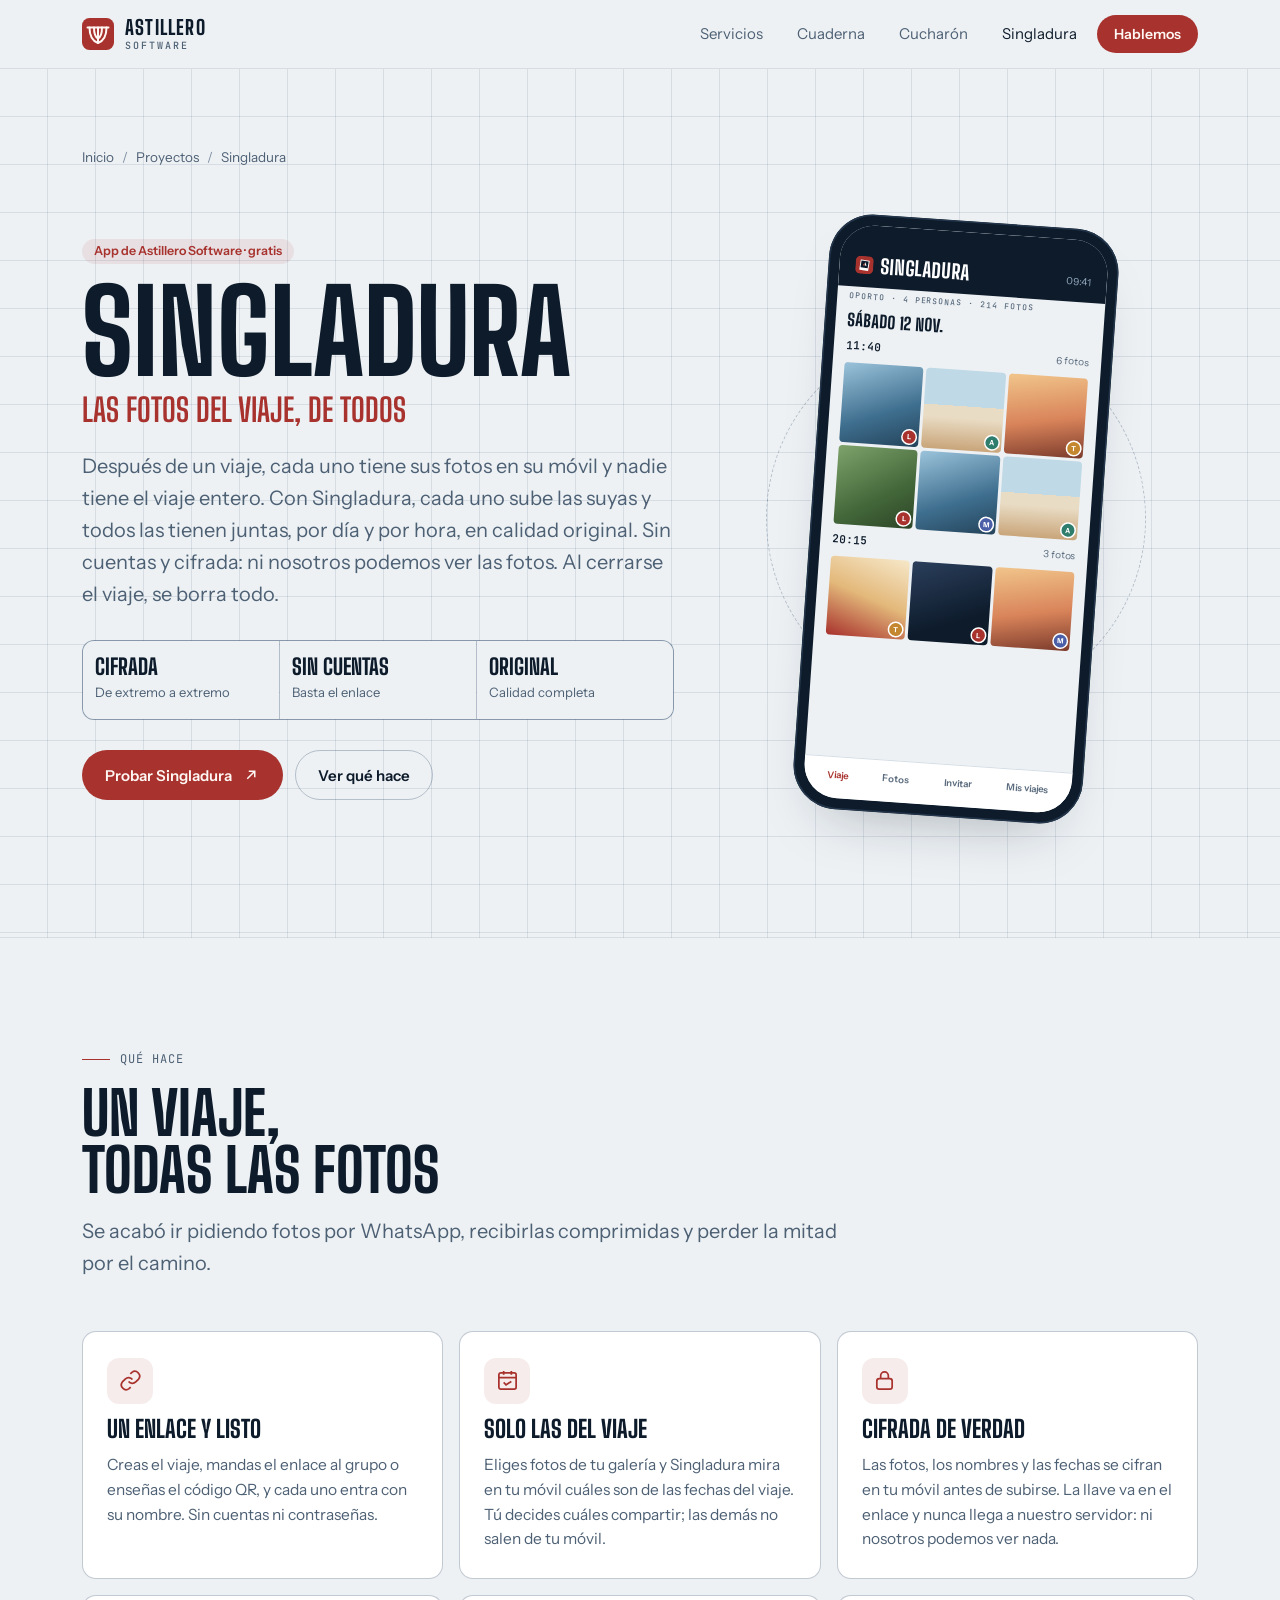
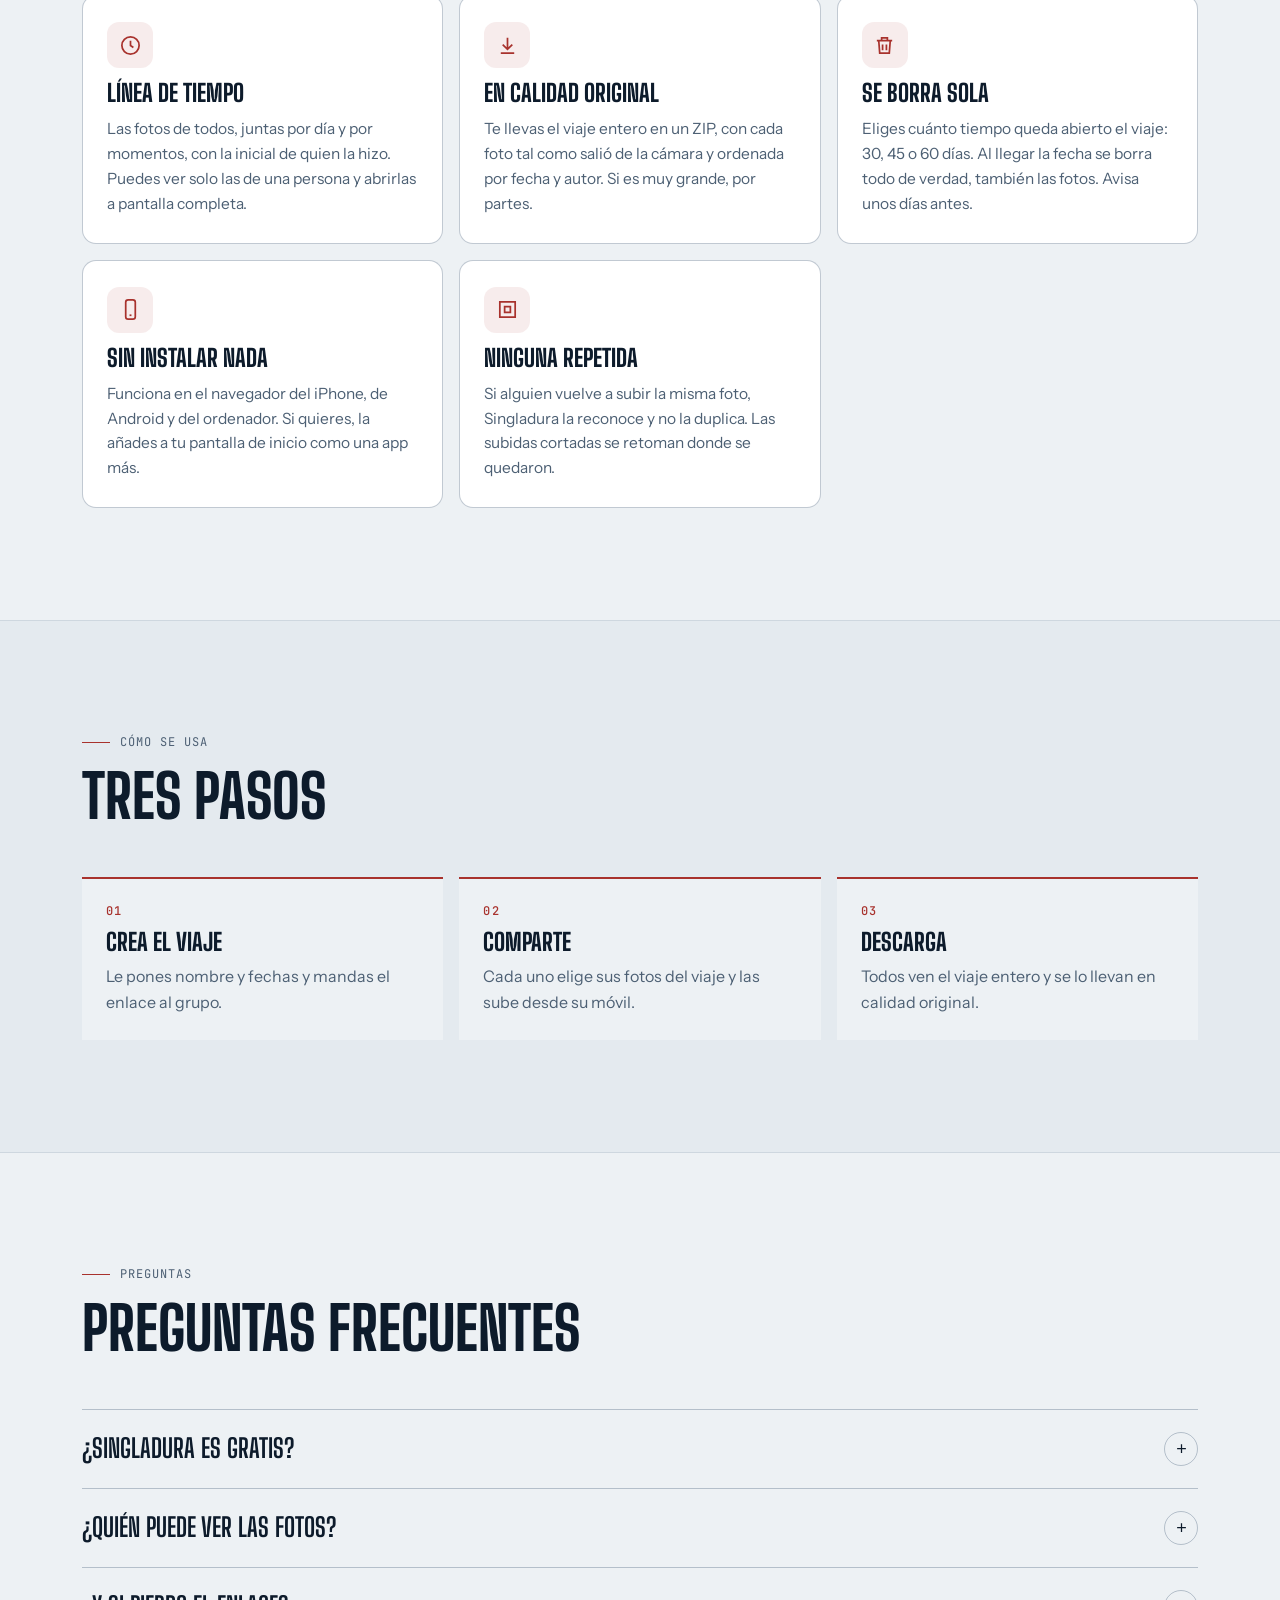
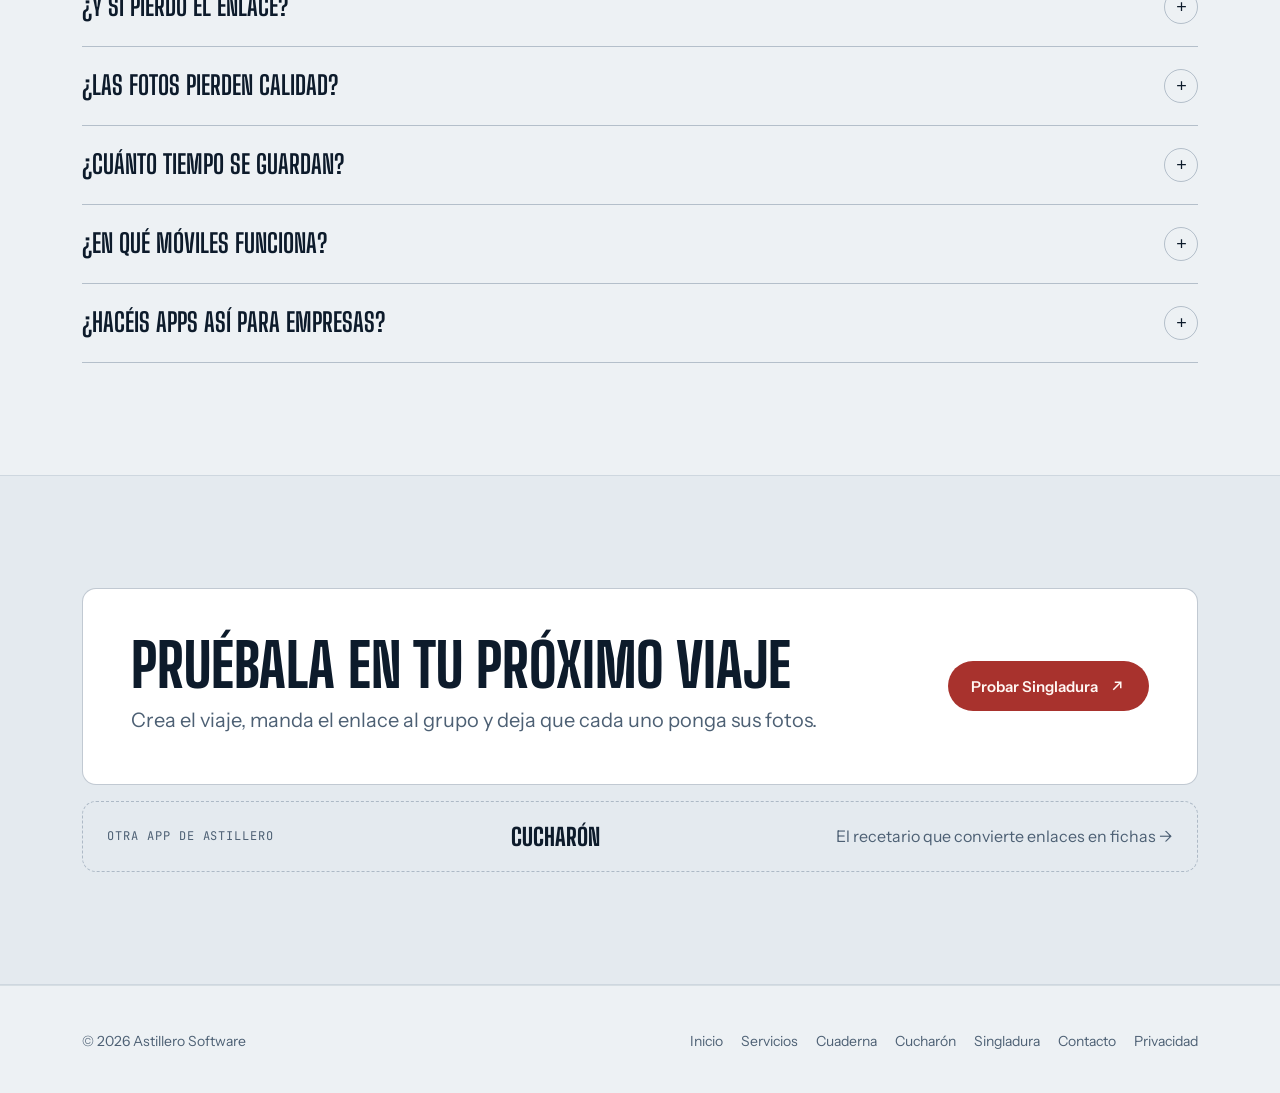
<file: singladura/index.html>
<!doctype html>
<html lang="es">
<head>
<meta charset="utf-8">
<meta http-equiv="Content-Security-Policy" content="default-src 'self'; script-src 'self' https://static.cloudflareinsights.com; style-src 'self' 'unsafe-inline'; font-src 'self'; img-src 'self' data: https://images.unsplash.com; connect-src 'self' https://cuaderna-jam-gwhugrdqcub6e9ba.swedencentral-01.azurewebsites.net https://cloudflareinsights.com; base-uri 'self'; form-action 'self'; object-src 'none'">
<meta name="viewport" content="width=device-width, initial-scale=1">
<title>Singladura · Las fotos del viaje, de todos | Astillero Software</title>
<meta name="description" content="Junta en un solo sitio las fotos que hace cada uno en un viaje. Cada uno sube las suyas desde su móvil y todos tienen el viaje entero en calidad original. Sin cuentas, cifrada de extremo a extremo y con borrado real al cerrarse el viaje.">
<link rel="canonical" href="https://astillerosoftware.es/singladura/">
<link rel="icon" href="/favicon.svg" type="image/svg+xml">
<meta name="theme-color" content="#0A1522">
<meta property="og:type" content="website">
<meta property="og:title" content="Singladura · Las fotos del viaje, de todos">
<meta property="og:description" content="Cada uno sube las suyas desde su móvil y todos tienen el viaje entero en calidad original. Sin cuentas y cifrada: ni nosotros podemos ver las fotos.">
<meta property="og:url" content="https://astillerosoftware.es/singladura/">
<meta property="og:image" content="https://astillerosoftware.es/og.png">
<link rel="stylesheet" href="/fuentes/fuentes.css">
<link rel="stylesheet" href="/paginas.css">
<script src="/js/tema.js"></script>
<script type="application/ld+json">
{
  "@context": "https://schema.org",
  "@graph": [
    {
      "@type": "SoftwareApplication",
      "name": "Singladura",
      "description": "App para juntar las fotos de un viaje entre amigos: cada uno sube las suyas, todos tienen el viaje entero en calidad original, con cifrado de extremo a extremo, sin cuentas y con borrado real al cerrarse el viaje.",
      "applicationCategory": "PhotographyApplication",
      "operatingSystem": "Android, iOS, Windows, macOS, Web",
      "url": "https://astillerosoftware.es/singladura/",
      "installUrl": "https://singladura.astillerosoftware.es/",
      "inLanguage": "es",
      "offers": { "@type": "Offer", "price": "0", "priceCurrency": "EUR" },
      "publisher": { "@id": "https://astillerosoftware.es/#organization" }
    },
    {
      "@type": "BreadcrumbList",
      "itemListElement": [
        { "@type": "ListItem", "position": 1, "name": "Astillero Software", "item": "https://astillerosoftware.es/" },
        { "@type": "ListItem", "position": 2, "name": "Singladura", "item": "https://astillerosoftware.es/singladura/" }
      ]
    }
  ]
}
</script>
<style>
.telefono{background:#0D1B2B;box-shadow:var(--shadow),inset 0 0 0 1.5px #24364B;transform:rotate(4deg)}
.pantalla{background:#EDF1F4;color:#0D1B2B;font-family:"Instrument Sans",system-ui,sans-serif}
.p-cab{background:#0D1B2B;color:#fff;padding-bottom:12px}
.p-cab b{font:800 20px/1 var(--f-display);text-transform:uppercase;letter-spacing:.03em;display:flex;align-items:center;gap:7px}
.p-cab b::before{content:"";width:18px;height:18px;border-radius:5px;flex:none;background:#A8322D url("data:image/svg+xml,%3Csvg xmlns='http://www.w3.org/2000/svg' viewBox='0 0 100 100'%3E%3Cg transform='rotate(5 50 51)'%3E%3Crect x='25' y='22' width='50' height='58' rx='3' fill='%23fff'/%3E%3Crect x='30' y='27' width='40' height='38' rx='1.5' fill='%230d1b2b'/%3E%3Cpath d='M51 33L51 53L62 53Z' fill='%23fff'/%3E%3Cpath d='M49 37L49 53L41 53Z' fill='%23e3563e'/%3E%3C/g%3E%3C/svg%3E") center/100% no-repeat}
.p-cab span{font-size:10px;color:#93A7BC}
.si-et{font:500 8px/1.4 var(--f-mono);letter-spacing:.12em;text-transform:uppercase;color:#5A6B7D}
.si-h{font:800 17px/1 var(--f-display);text-transform:uppercase;margin:2px 0}
.si-mom{display:flex;justify-content:space-between;align-items:baseline;font-size:10px;color:#5A6B7D}
.si-mom b{font:600 11px/1 var(--f-mono);color:#0D1B2B}
.si-rej{display:grid;grid-template-columns:repeat(3,1fr);gap:3px}
.si-t{position:relative;aspect-ratio:1;border-radius:4px;background:linear-gradient(160deg,#9BC3DB,#3E6E8E 60%,#24435A)}
.si-t.b{background:linear-gradient(170deg,#F1C58B,#D9845A 55%,#7C3B2C)}
.si-t.c{background:linear-gradient(180deg,#BFD9E6 0 45%,#E9DCC4 45% 60%,#C9A57A)}
.si-t.d{background:linear-gradient(150deg,#7FA36B,#44683A 60%,#2C4527)}
.si-t.e{background:linear-gradient(200deg,#F6E7C8,#E3B87A 50%,#A8322D)}
.si-t.f{background:linear-gradient(160deg,#2B3F5C,#0D1B2B 70%)}
.si-t i{position:absolute;right:3px;bottom:3px;width:13px;height:13px;border-radius:50%;font:700 7px/13px var(--f-body);font-style:normal;text-align:center;color:#fff;background:#A8322D;box-shadow:0 0 0 1.5px #fff}
.si-t i.v{background:#2F7D6D}.si-t i.n{background:#C4862F}.si-t i.m{background:#4A5FA8}
.p-nav{border-top:1px solid #D5DEE6;background:#fff;color:#5A6B7D;font-weight:600}
.p-nav span.on{color:#A8322D}
</style>
</head>
<body>
<header class="top">
  <div class="wrap barra">
    <a class="marca" href="/" aria-label="Astillero Software, inicio">
      <svg viewBox="0 0 64 64" aria-hidden="true"><rect width="64" height="64" rx="15" fill="var(--accent)"/><g fill="none" stroke="var(--accent-ink)" stroke-width="4" stroke-linecap="round"><path d="M11 19H53"/><path d="M15 19Q15 44 32 50Q49 44 49 19"/><path d="M24 19Q24 37 32 41Q40 37 40 19"/><path d="M32 19V50"/></g></svg>
      <span>Astillero<small>Software</small></span>
    </a>
    <nav aria-label="Principal">
      <a class="txt" href="/#servicios">Servicios</a>
      <a class="txt" href="/cuaderna/">Cuaderna</a>
      <a class="txt" href="/cucharon/">Cucharón</a>
      <a class="txt" href="/singladura/" aria-current="page">Singladura</a>
      <a class="btn btn-1" href="/#contacto">Hablemos</a>
    </nav>
  </div>
</header>

<main>
  <section class="hero plano">
    <div class="wrap">
      <nav class="migas" aria-label="Ruta"><ol><li><a href="/">Inicio</a></li><li><a href="/#proyectos">Proyectos</a></li><li aria-current="page">Singladura</li></ol></nav>
      <div class="hero-grid" style="margin-top:28px">
        <div>
          <span class="etq">App de Astillero Software · gratis</span>
          <h1>Singladura</h1>
          <p class="sub">Las fotos del viaje, de todos</p>
          <p class="lead">Después de un viaje, cada uno tiene sus fotos en su móvil y nadie tiene el viaje entero. Con Singladura, cada uno sube las suyas y todos las tienen juntas, por día y por hora, en calidad original. Sin cuentas y cifrada: ni nosotros podemos ver las fotos. Al cerrarse el viaje, se borra todo.</p>
          <div class="datos">
            <div><b>Cifrada</b><span>De extremo a extremo</span></div>
            <div><b>Sin cuentas</b><span>Basta el enlace</span></div>
            <div><b>Original</b><span>Calidad completa</span></div>
          </div>
          <div class="ctas">
            <a class="btn btn-1" href="https://singladura.astillerosoftware.es/">Probar Singladura <svg viewBox="0 0 24 24" fill="none" stroke="currentColor" stroke-width="2"><path d="M7 17L17 7M9 7h8v8"/></svg></a>
            <a class="btn btn-2" href="#funciones">Ver qué hace</a>
          </div>
        </div>
        <div class="escena" aria-hidden="true">
          <div class="telefono"><div class="pantalla">
            <div class="p-cab"><b>Singladura</b><span>09:41</span></div>
            <div class="p-vista">
              <span class="si-et">Oporto · 4 personas · 214 fotos</span>
              <b class="si-h">Sábado 12 nov.</b>
              <div class="si-mom"><b>11:40</b><span>6 fotos</span></div>
              <div class="si-rej"><div class="si-t"><i>L</i></div><div class="si-t c"><i class="v">A</i></div><div class="si-t b"><i class="n">T</i></div><div class="si-t d"><i>L</i></div><div class="si-t"><i class="m">M</i></div><div class="si-t c"><i class="v">A</i></div></div>
              <div class="si-mom"><b>20:15</b><span>3 fotos</span></div>
              <div class="si-rej"><div class="si-t e"><i class="n">T</i></div><div class="si-t f"><i>L</i></div><div class="si-t b"><i class="m">M</i></div></div>
            </div>
            <div class="p-nav"><span class="on">Viaje</span><span>Fotos</span><span>Invitar</span><span>Mis viajes</span></div>
          </div></div>
        </div>
      </div>
    </div>
  </section>

  <section id="funciones">
    <div class="wrap">
      <div class="cab">
        <span class="mono">Qué hace</span>
        <h2>Un viaje,<br>todas las fotos</h2>
        <p class="lead">Se acabó ir pidiendo fotos por WhatsApp, recibirlas comprimidas y perder la mitad por el camino.</p>
      </div>
      <div class="funciones">
        <article class="fn">
          <div class="ico"><svg viewBox="0 0 24 24" fill="none" stroke="currentColor" stroke-width="1.8"><path d="M10 13a5 5 0 0 0 7.5.5l3-3a5 5 0 0 0-7-7l-1.7 1.7"/><path d="M14 11a5 5 0 0 0-7.5-.5l-3 3a5 5 0 0 0 7 7l1.7-1.7"/></svg></div>
          <h3>Un enlace y listo</h3>
          <p>Creas el viaje, mandas el enlace al grupo o enseñas el código QR, y cada uno entra con su nombre. Sin cuentas ni contraseñas.</p>
        </article>
        <article class="fn">
          <div class="ico"><svg viewBox="0 0 24 24" fill="none" stroke="currentColor" stroke-width="1.8"><rect x="3" y="4" width="18" height="17" rx="2"/><path d="M3 9h18M8 2v4M16 2v4"/><path d="M8 14l2.5 2.5L16 13"/></svg></div>
          <h3>Solo las del viaje</h3>
          <p>Eliges fotos de tu galería y Singladura mira en tu móvil cuáles son de las fechas del viaje. Tú decides cuáles compartir; las demás no salen de tu móvil.</p>
        </article>
        <article class="fn">
          <div class="ico"><svg viewBox="0 0 24 24" fill="none" stroke="currentColor" stroke-width="1.8"><rect x="4" y="10" width="16" height="11" rx="2.5"/><path d="M8 10V7a4 4 0 0 1 8 0v3"/></svg></div>
          <h3>Cifrada de verdad</h3>
          <p>Las fotos, los nombres y las fechas se cifran en tu móvil antes de subirse. La llave va en el enlace y nunca llega a nuestro servidor: ni nosotros podemos ver nada.</p>
        </article>
        <article class="fn">
          <div class="ico"><svg viewBox="0 0 24 24" fill="none" stroke="currentColor" stroke-width="1.8"><circle cx="12" cy="12" r="9"/><path d="M12 7v5l3 2"/></svg></div>
          <h3>Línea de tiempo</h3>
          <p>Las fotos de todos, juntas por día y por momentos, con la inicial de quien la hizo. Puedes ver solo las de una persona y abrirlas a pantalla completa.</p>
        </article>
        <article class="fn">
          <div class="ico"><svg viewBox="0 0 24 24" fill="none" stroke="currentColor" stroke-width="1.8"><path d="M12 4v12M7 11l5 5 5-5M5 20h14"/></svg></div>
          <h3>En calidad original</h3>
          <p>Te llevas el viaje entero en un ZIP, con cada foto tal como salió de la cámara y ordenada por fecha y autor. Si es muy grande, por partes.</p>
        </article>
        <article class="fn">
          <div class="ico"><svg viewBox="0 0 24 24" fill="none" stroke="currentColor" stroke-width="1.8"><path d="M4 7h16M10 11v6M14 11v6"/><path d="M6 7l1 13h10l1-13M9 7V4h6v3"/></svg></div>
          <h3>Se borra sola</h3>
          <p>Eliges cuánto tiempo queda abierto el viaje: 30, 45 o 60 días. Al llegar la fecha se borra todo de verdad, también las fotos. Avisa unos días antes.</p>
        </article>
        <article class="fn">
          <div class="ico"><svg viewBox="0 0 24 24" fill="none" stroke="currentColor" stroke-width="1.8"><rect x="7" y="2" width="10" height="20" rx="2.5"/><path d="M11 18h2"/></svg></div>
          <h3>Sin instalar nada</h3>
          <p>Funciona en el navegador del iPhone, de Android y del ordenador. Si quieres, la añades a tu pantalla de inicio como una app más.</p>
        </article>
        <article class="fn">
          <div class="ico"><svg viewBox="0 0 24 24" fill="none" stroke="currentColor" stroke-width="1.8"><path d="M4 4h16v16H4z"/><path d="M9 9h6v6H9z"/></svg></div>
          <h3>Ninguna repetida</h3>
          <p>Si alguien vuelve a subir la misma foto, Singladura la reconoce y no la duplica. Las subidas cortadas se retoman donde se quedaron.</p>
        </article>
      </div>
    </div>
  </section>

  <section class="alt plano">
    <div class="wrap">
      <div class="cab">
        <span class="mono">Cómo se usa</span>
        <h2>Tres pasos</h2>
      </div>
      <ol class="pasos">
        <li><h3>Crea el viaje</h3><p>Le pones nombre y fechas y mandas el enlace al grupo.</p></li>
        <li><h3>Comparte</h3><p>Cada uno elige sus fotos del viaje y las sube desde su móvil.</p></li>
        <li><h3>Descarga</h3><p>Todos ven el viaje entero y se lo llevan en calidad original.</p></li>
      </ol>
    </div>
  </section>

  <section>
    <div class="wrap">
      <div class="cab">
        <span class="mono">Preguntas</span>
        <h2>Preguntas frecuentes</h2>
      </div>
      <div class="faq">
        <details><summary>¿Singladura es gratis? <i><svg viewBox="0 0 24 24" fill="none" stroke="currentColor" stroke-width="2"><path d="M12 5v14M5 12h14"/></svg></i></summary><p class="r">Sí, y no necesitas crear ninguna cuenta. Basta con el enlace del viaje y un nombre.</p></details>
        <details><summary>¿Quién puede ver las fotos? <i><svg viewBox="0 0 24 24" fill="none" stroke="currentColor" stroke-width="2"><path d="M12 5v14M5 12h14"/></svg></i></summary><p class="r">Solo quien tenga el enlace del viaje. La llave que descifra las fotos va en el propio enlace y nunca llega a nuestro servidor, así que nosotros no podemos verlas. Por eso conviene mandarlo solo al grupo.</p></details>
        <details><summary>¿Y si pierdo el enlace? <i><svg viewBox="0 0 24 24" fill="none" stroke="currentColor" stroke-width="2"><path d="M12 5v14M5 12h14"/></svg></i></summary><p class="r">Tu móvil lo guarda en «Mis viajes». Si aun así se pierde, pídeselo a alguien del grupo: nosotros no podemos recuperarlo, porque no tenemos la llave.</p></details>
        <details><summary>¿Las fotos pierden calidad? <i><svg viewBox="0 0 24 24" fill="none" stroke="currentColor" stroke-width="2"><path d="M12 5v14M5 12h14"/></svg></i></summary><p class="r">No. Se guarda el original, tal como salió de la cámara, y es lo que te descargas. Para verlas rápido en el móvil se usan copias más pequeñas.</p></details>
        <details><summary>¿Cuánto tiempo se guardan? <i><svg viewBox="0 0 24 24" fill="none" stroke="currentColor" stroke-width="2"><path d="M12 5v14M5 12h14"/></svg></i></summary><p class="r">Lo eliges al crear el viaje: 30, 45 o 60 días después de que termine. Después se borra todo de verdad. Singladura no es una copia de seguridad: descarga las fotos antes del cierre.</p></details>
        <details><summary>¿En qué móviles funciona? <i><svg viewBox="0 0 24 24" fill="none" stroke="currentColor" stroke-width="2"><path d="M12 5v14M5 12h14"/></svg></i></summary><p class="r">En iPhone, Android y ordenador, desde el navegador, sin pasar por ninguna tienda de aplicaciones.</p></details>
        <details><summary>¿Hacéis apps así para empresas? <i><svg viewBox="0 0 24 24" fill="none" stroke="currentColor" stroke-width="2"><path d="M12 5v14M5 12h14"/></svg></i></summary><p class="r">Sí. Singladura es un producto propio de Astillero Software, y hacemos aplicaciones a medida con la misma forma de trabajar. <a href="/#contacto">Cuéntanos tu proyecto</a>.</p></details>
      </div>
    </div>
  </section>

  <section class="final alt">
    <div class="wrap">
      <div class="caja">
        <div style="display:grid;gap:10px"><h2>Pruébala en tu próximo viaje</h2><p class="lead">Crea el viaje, manda el enlace al grupo y deja que cada uno ponga sus fotos.</p></div>
        <div class="ctas"><a class="btn btn-1" href="https://singladura.astillerosoftware.es/">Probar Singladura <svg viewBox="0 0 24 24" fill="none" stroke="currentColor" stroke-width="2"><path d="M7 17L17 7M9 7h8v8"/></svg></a></div>
      </div>
      <a class="otro" href="/cucharon/"><span class="mono">Otra app de Astillero</span><b>Cucharón</b><span>El recetario que convierte enlaces en fichas →</span></a>
    </div>
  </section>
</main>

<footer>
  <div class="wrap pie">
    <span>© 2026 Astillero Software</span>
    <nav aria-label="Pie">
      <a href="/">Inicio</a>
      <a href="/#servicios">Servicios</a>
      <a href="/cuaderna/">Cuaderna</a>
      <a href="/cucharon/">Cucharón</a>
      <a href="/singladura/">Singladura</a>
      <a href="/#contacto">Contacto</a>
      <a href="/privacidad.html">Privacidad</a>
    </nav>
  </div>
</footer>
<!-- Cloudflare Web Analytics: visitas anónimas, sin cookies --><script type='module' src='https://static.cloudflareinsights.com/beacon.min.js' data-cf-beacon='{"token": "b1773a76f675484aae87de5303c89475"}'></script>
</body>
</html>
</file>
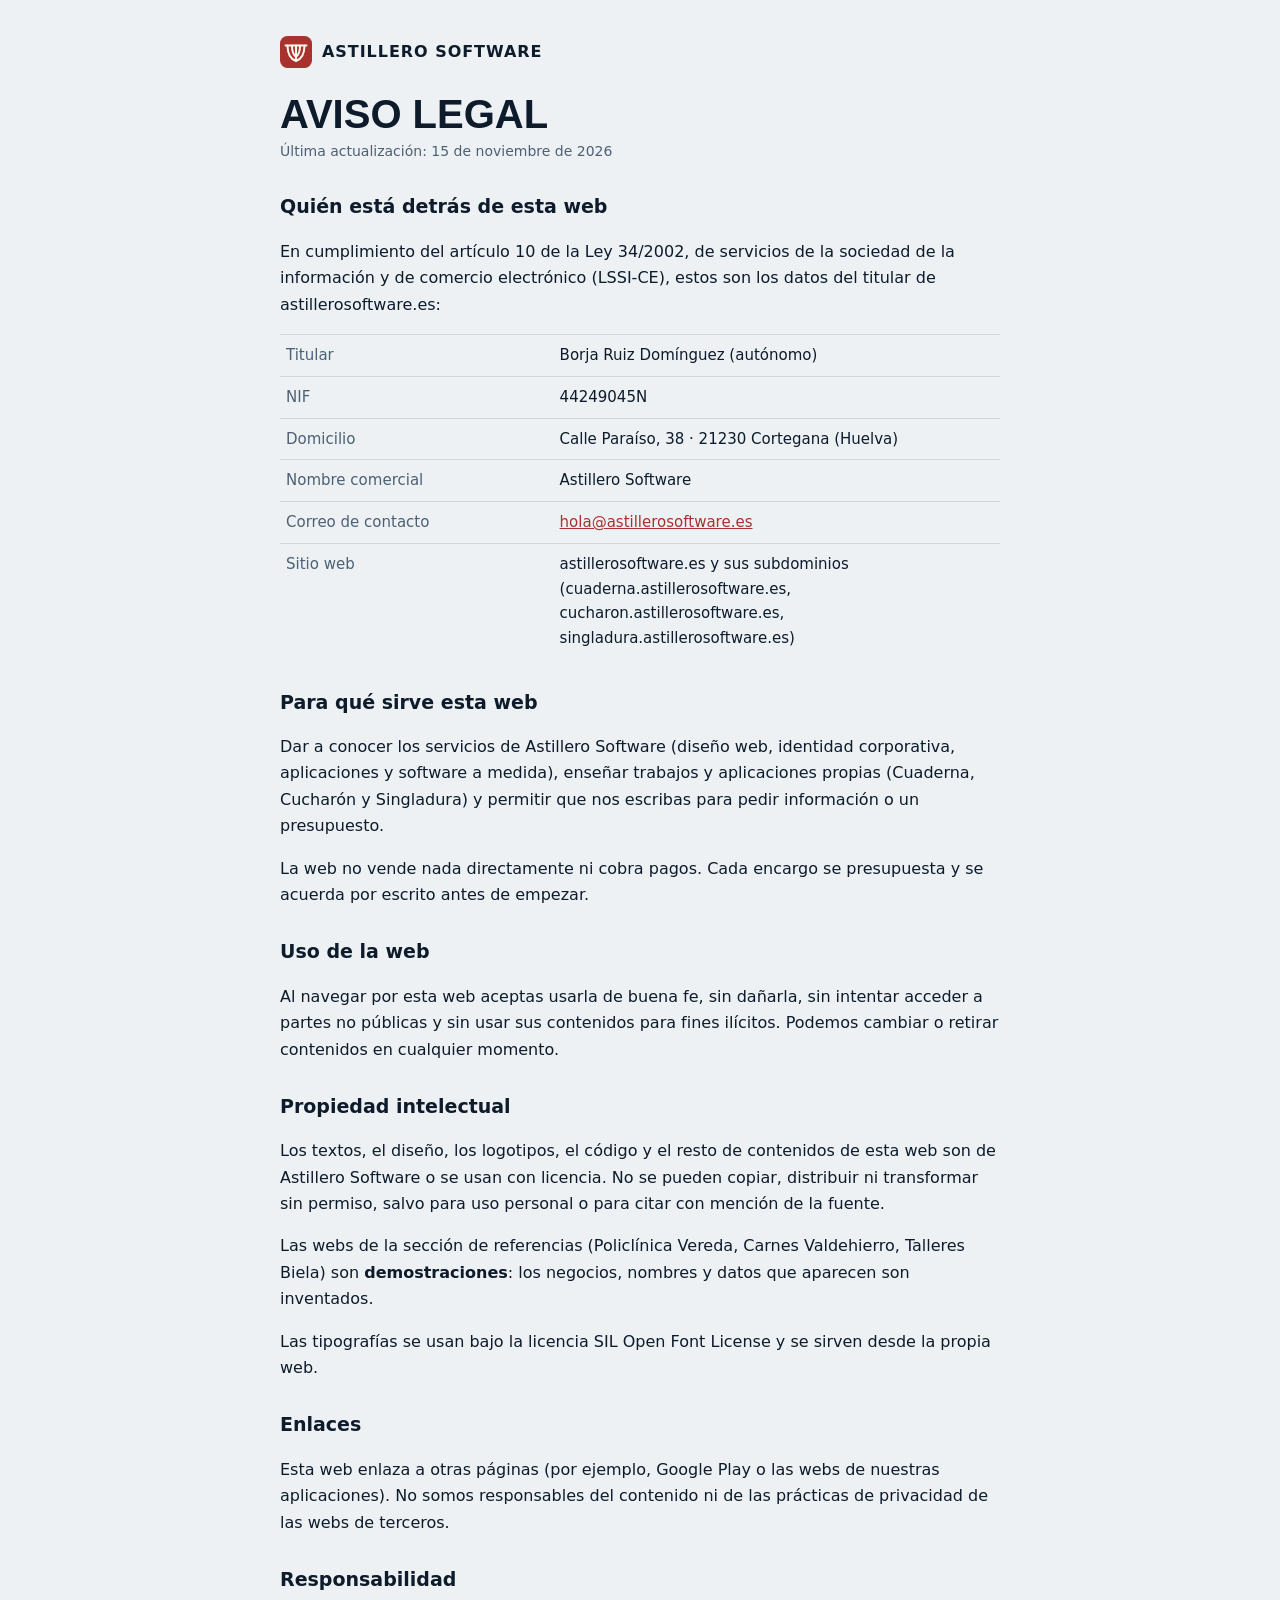
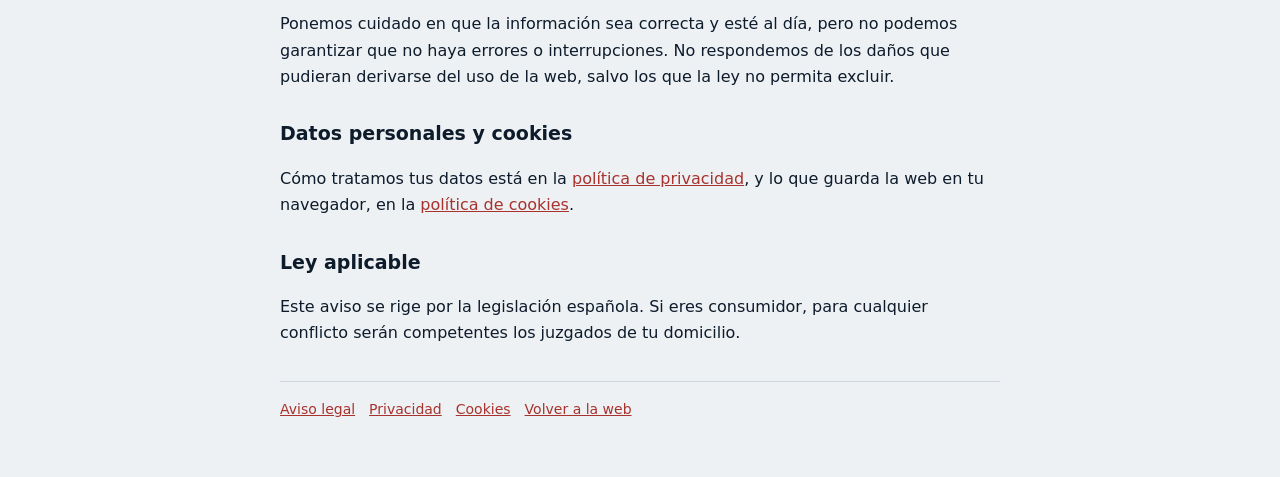
<file: aviso-legal.html>
<!doctype html>
<html lang="es">
<head>
<meta charset="utf-8">
<meta http-equiv="Content-Security-Policy" content="default-src 'self'; script-src 'self' https://static.cloudflareinsights.com; style-src 'self' 'unsafe-inline'; font-src 'self'; img-src 'self' data: https://images.unsplash.com; connect-src 'self' https://cuaderna-jam-gwhugrdqcub6e9ba.swedencentral-01.azurewebsites.net https://cloudflareinsights.com; base-uri 'self'; form-action 'self'; object-src 'none'">
<meta name="viewport" content="width=device-width, initial-scale=1">
<title>Aviso legal · Astillero Software</title>
<meta name="description" content="Aviso legal de Astillero Software: datos del titular y condiciones de uso de la web.">
<link rel="canonical" href="https://astillerosoftware.es/aviso-legal.html">
<link rel="icon" href="favicon.svg" type="image/svg+xml">
<style>
:root{--bg:#0A1522;--papel:#12233A;--tinta:#E9EFF6;--suave:#93A7BC;--linea:rgba(147,184,222,.2);--acento:#E3563E;color-scheme:dark}
@media (prefers-color-scheme: light){:root{--bg:#EDF1F4;--papel:#fff;--tinta:#0D1B2B;--suave:#4D6074;--linea:rgba(16,48,82,.14);--acento:#A8322D;color-scheme:light}}
body{margin:0;background:var(--bg);color:var(--tinta);font:16px/1.65 system-ui,-apple-system,"Segoe UI",sans-serif}
main{max-width:720px;margin:0 auto;padding:36px 16px 56px}
h1{font:800 40px/1 "Arial Narrow",Impact,sans-serif;text-transform:uppercase;margin:18px 0 6px}
h2{font-size:19px;margin:28px 0 6px}
.f{color:var(--suave);font-size:14px}
.caja{background:var(--papel);border:1px solid var(--linea);border-radius:14px;padding:14px 18px;margin:18px 0}
a{color:var(--acento)}
header a{display:inline-flex;align-items:center;gap:10px;text-decoration:none;color:var(--tinta);font-weight:700;letter-spacing:.06em;text-transform:uppercase}
header img{width:32px;height:32px}
nav.legal{display:flex;gap:14px;flex-wrap:wrap;margin-top:34px;padding-top:16px;border-top:1px solid var(--linea);font-size:14px}
table{border-collapse:collapse;width:100%;font-size:15px}td{border-top:1px solid var(--linea);padding:8px 6px;vertical-align:top}td:first-child{color:var(--suave);width:38%}
</style>
</head>
<body><main>
<header><a href="./"><img src="favicon.svg" alt="">Astillero Software</a></header>
<h1>Aviso legal</h1>
<div class="f">Última actualización: 15 de noviembre de 2026</div>
<h2>Quién está detrás de esta web</h2>
<p>En cumplimiento del artículo 10 de la Ley 34/2002, de servicios de la sociedad de la información y de comercio electrónico (LSSI-CE), estos son los datos del titular de astillerosoftware.es:</p>
<table>
<tr><td>Titular</td><td>Borja Ruiz Domínguez (autónomo)</td></tr>
<tr><td>NIF</td><td>44249045N</td></tr>
<tr><td>Domicilio</td><td>Calle Paraíso, 38 · 21230 Cortegana (Huelva)</td></tr>
<tr><td>Nombre comercial</td><td>Astillero Software</td></tr>
<tr><td>Correo de contacto</td><td><a href="mailto:hola@astillerosoftware.es">hola@astillerosoftware.es</a></td></tr>
<tr><td>Sitio web</td><td>astillerosoftware.es y sus subdominios (cuaderna.astillerosoftware.es, cucharon.astillerosoftware.es, singladura.astillerosoftware.es)</td></tr>
</table>
<h2>Para qué sirve esta web</h2>
<p>Dar a conocer los servicios de Astillero Software (diseño web, identidad corporativa, aplicaciones y software a medida), enseñar trabajos y aplicaciones propias (Cuaderna, Cucharón y Singladura) y permitir que nos escribas para pedir información o un presupuesto.</p>
<p>La web no vende nada directamente ni cobra pagos. Cada encargo se presupuesta y se acuerda por escrito antes de empezar.</p>
<h2>Uso de la web</h2>
<p>Al navegar por esta web aceptas usarla de buena fe, sin dañarla, sin intentar acceder a partes no públicas y sin usar sus contenidos para fines ilícitos. Podemos cambiar o retirar contenidos en cualquier momento.</p>
<h2>Propiedad intelectual</h2>
<p>Los textos, el diseño, los logotipos, el código y el resto de contenidos de esta web son de Astillero Software o se usan con licencia. No se pueden copiar, distribuir ni transformar sin permiso, salvo para uso personal o para citar con mención de la fuente.</p>
<p>Las webs de la sección de referencias (Policlínica Vereda, Carnes Valdehierro, Talleres Biela) son <b>demostraciones</b>: los negocios, nombres y datos que aparecen son inventados.</p>
<p>Las tipografías se usan bajo la licencia SIL Open Font License y se sirven desde la propia web.</p>
<h2>Enlaces</h2>
<p>Esta web enlaza a otras páginas (por ejemplo, Google Play o las webs de nuestras aplicaciones). No somos responsables del contenido ni de las prácticas de privacidad de las webs de terceros.</p>
<h2>Responsabilidad</h2>
<p>Ponemos cuidado en que la información sea correcta y esté al día, pero no podemos garantizar que no haya errores o interrupciones. No respondemos de los daños que pudieran derivarse del uso de la web, salvo los que la ley no permita excluir.</p>
<h2>Datos personales y cookies</h2>
<p>Cómo tratamos tus datos está en la <a href="privacidad.html">política de privacidad</a>, y lo que guarda la web en tu navegador, en la <a href="cookies.html">política de cookies</a>.</p>
<h2>Ley aplicable</h2>
<p>Este aviso se rige por la legislación española. Si eres consumidor, para cualquier conflicto serán competentes los juzgados de tu domicilio.</p>
<nav class="legal" aria-label="Textos legales"><a href="aviso-legal.html">Aviso legal</a><a href="privacidad.html">Privacidad</a><a href="cookies.html">Cookies</a><a href="./">Volver a la web</a></nav>
</main><!-- Cloudflare Web Analytics: visitas anónimas, sin cookies --><script type='module' src='https://static.cloudflareinsights.com/beacon.min.js' data-cf-beacon='{"token": "b1773a76f675484aae87de5303c89475"}'></script>
</body></html>
</file>
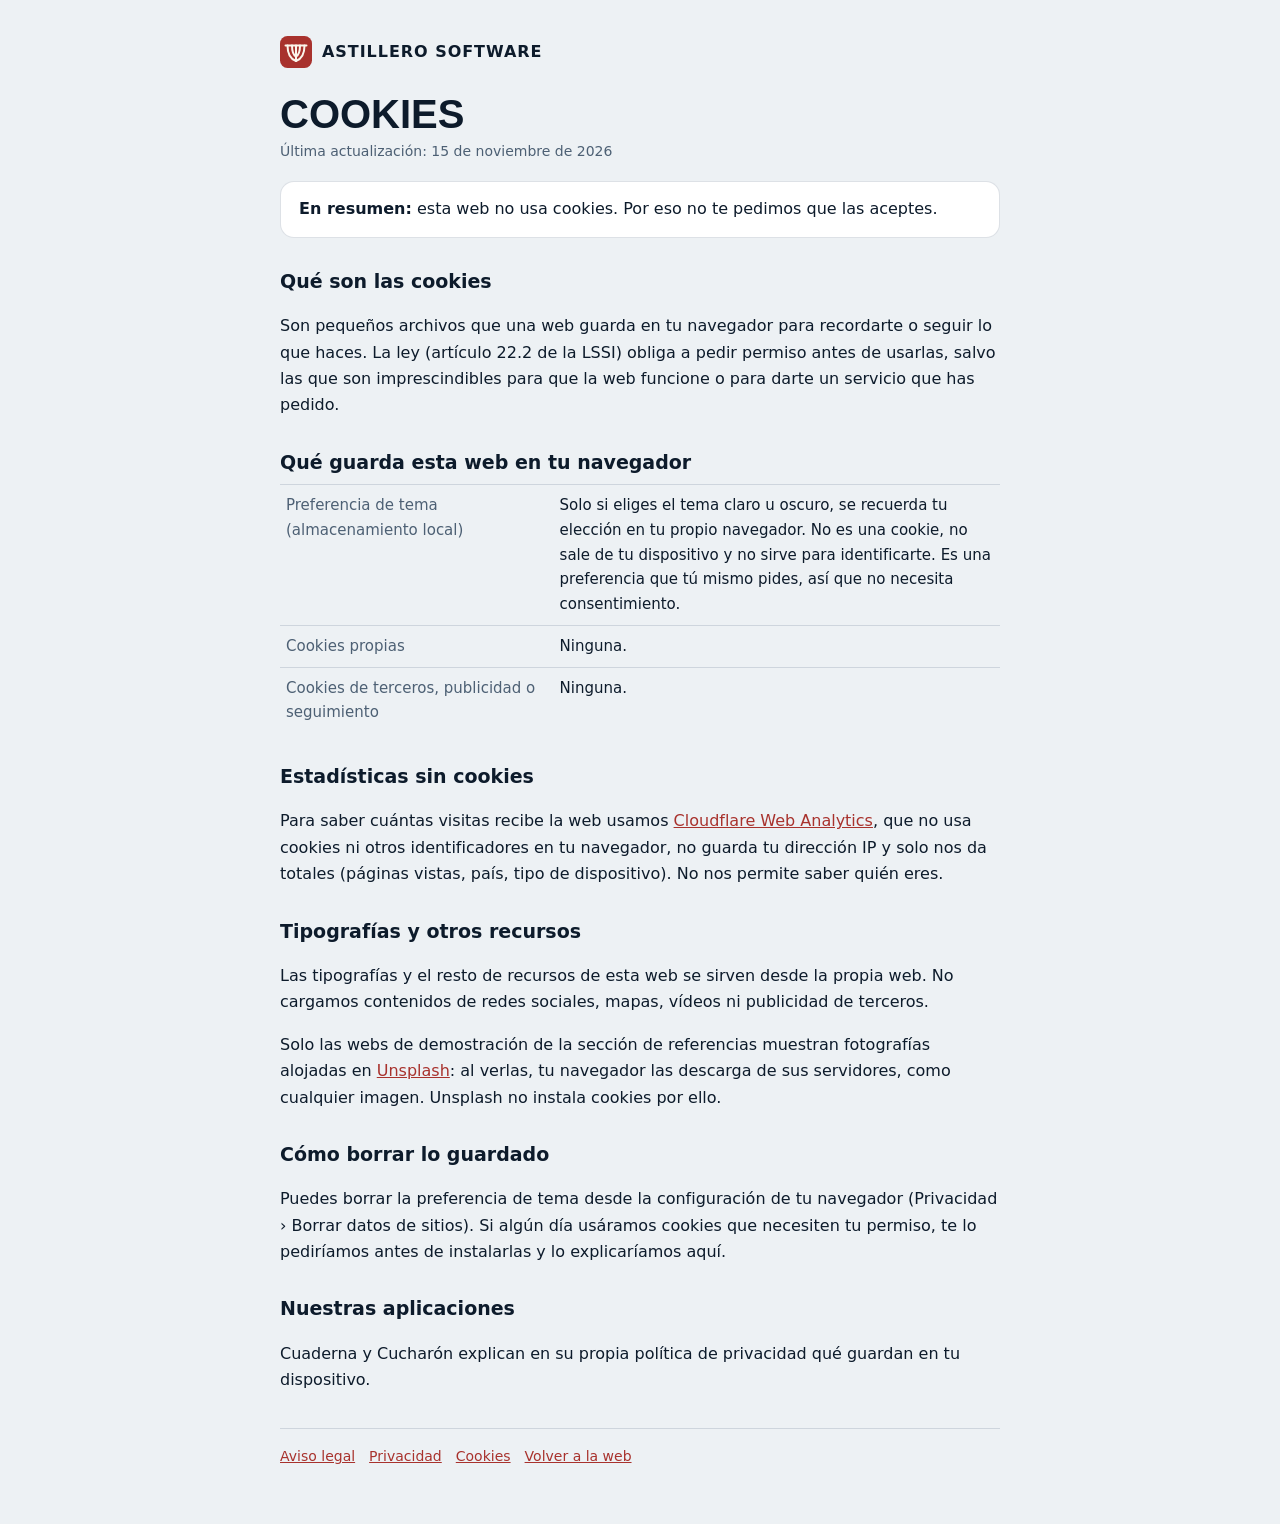
<file: cookies.html>
<!doctype html>
<html lang="es">
<head>
<meta charset="utf-8">
<meta http-equiv="Content-Security-Policy" content="default-src 'self'; script-src 'self' https://static.cloudflareinsights.com; style-src 'self' 'unsafe-inline'; font-src 'self'; img-src 'self' data: https://images.unsplash.com; connect-src 'self' https://cuaderna-jam-gwhugrdqcub6e9ba.swedencentral-01.azurewebsites.net https://cloudflareinsights.com; base-uri 'self'; form-action 'self'; object-src 'none'">
<meta name="viewport" content="width=device-width, initial-scale=1">
<title>Cookies · Astillero Software</title>
<meta name="description" content="Política de cookies de Astillero Software: esta web no usa cookies.">
<link rel="canonical" href="https://astillerosoftware.es/cookies.html">
<link rel="icon" href="favicon.svg" type="image/svg+xml">
<style>
:root{--bg:#0A1522;--papel:#12233A;--tinta:#E9EFF6;--suave:#93A7BC;--linea:rgba(147,184,222,.2);--acento:#E3563E;color-scheme:dark}
@media (prefers-color-scheme: light){:root{--bg:#EDF1F4;--papel:#fff;--tinta:#0D1B2B;--suave:#4D6074;--linea:rgba(16,48,82,.14);--acento:#A8322D;color-scheme:light}}
body{margin:0;background:var(--bg);color:var(--tinta);font:16px/1.65 system-ui,-apple-system,"Segoe UI",sans-serif}
main{max-width:720px;margin:0 auto;padding:36px 16px 56px}
h1{font:800 40px/1 "Arial Narrow",Impact,sans-serif;text-transform:uppercase;margin:18px 0 6px}
h2{font-size:19px;margin:28px 0 6px}
.f{color:var(--suave);font-size:14px}
.caja{background:var(--papel);border:1px solid var(--linea);border-radius:14px;padding:14px 18px;margin:18px 0}
a{color:var(--acento)}
header a{display:inline-flex;align-items:center;gap:10px;text-decoration:none;color:var(--tinta);font-weight:700;letter-spacing:.06em;text-transform:uppercase}
header img{width:32px;height:32px}
nav.legal{display:flex;gap:14px;flex-wrap:wrap;margin-top:34px;padding-top:16px;border-top:1px solid var(--linea);font-size:14px}
table{border-collapse:collapse;width:100%;font-size:15px}td{border-top:1px solid var(--linea);padding:8px 6px;vertical-align:top}td:first-child{color:var(--suave);width:38%}
</style>
</head>
<body><main>
<header><a href="./"><img src="favicon.svg" alt="">Astillero Software</a></header>
<h1>Cookies</h1>
<div class="f">Última actualización: 15 de noviembre de 2026</div>
<div class="caja"><b>En resumen:</b> esta web no usa cookies. Por eso no te pedimos que las aceptes.</div>
<h2>Qué son las cookies</h2>
<p>Son pequeños archivos que una web guarda en tu navegador para recordarte o seguir lo que haces. La ley (artículo 22.2 de la LSSI) obliga a pedir permiso antes de usarlas, salvo las que son imprescindibles para que la web funcione o para darte un servicio que has pedido.</p>
<h2>Qué guarda esta web en tu navegador</h2>
<table>
<tr><td>Preferencia de tema (almacenamiento local)</td><td>Solo si eliges el tema claro u oscuro, se recuerda tu elección en tu propio navegador. No es una cookie, no sale de tu dispositivo y no sirve para identificarte. Es una preferencia que tú mismo pides, así que no necesita consentimiento.</td></tr>
<tr><td>Cookies propias</td><td>Ninguna.</td></tr>
<tr><td>Cookies de terceros, publicidad o seguimiento</td><td>Ninguna.</td></tr>
</table>
<h2>Estadísticas sin cookies</h2>
<p>Para saber cuántas visitas recibe la web usamos <a href="https://www.cloudflare.com/es-es/web-analytics/">Cloudflare Web Analytics</a>, que no usa cookies ni otros identificadores en tu navegador, no guarda tu dirección IP y solo nos da totales (páginas vistas, país, tipo de dispositivo). No nos permite saber quién eres.</p>
<h2>Tipografías y otros recursos</h2>
<p>Las tipografías y el resto de recursos de esta web se sirven desde la propia web. No cargamos contenidos de redes sociales, mapas, vídeos ni publicidad de terceros.</p>
<p>Solo las webs de demostración de la sección de referencias muestran fotografías alojadas en <a href="https://unsplash.com">Unsplash</a>: al verlas, tu navegador las descarga de sus servidores, como cualquier imagen. Unsplash no instala cookies por ello.</p>
<h2>Cómo borrar lo guardado</h2>
<p>Puedes borrar la preferencia de tema desde la configuración de tu navegador (Privacidad › Borrar datos de sitios). Si algún día usáramos cookies que necesiten tu permiso, te lo pediríamos antes de instalarlas y lo explicaríamos aquí.</p>
<h2>Nuestras aplicaciones</h2>
<p>Cuaderna y Cucharón explican en su propia política de privacidad qué guardan en tu dispositivo.</p>
<nav class="legal" aria-label="Textos legales"><a href="aviso-legal.html">Aviso legal</a><a href="privacidad.html">Privacidad</a><a href="cookies.html">Cookies</a><a href="./">Volver a la web</a></nav>
</main><!-- Cloudflare Web Analytics: visitas anónimas, sin cookies --><script type='module' src='https://static.cloudflareinsights.com/beacon.min.js' data-cf-beacon='{"token": "b1773a76f675484aae87de5303c89475"}'></script>
</body></html>
</file>
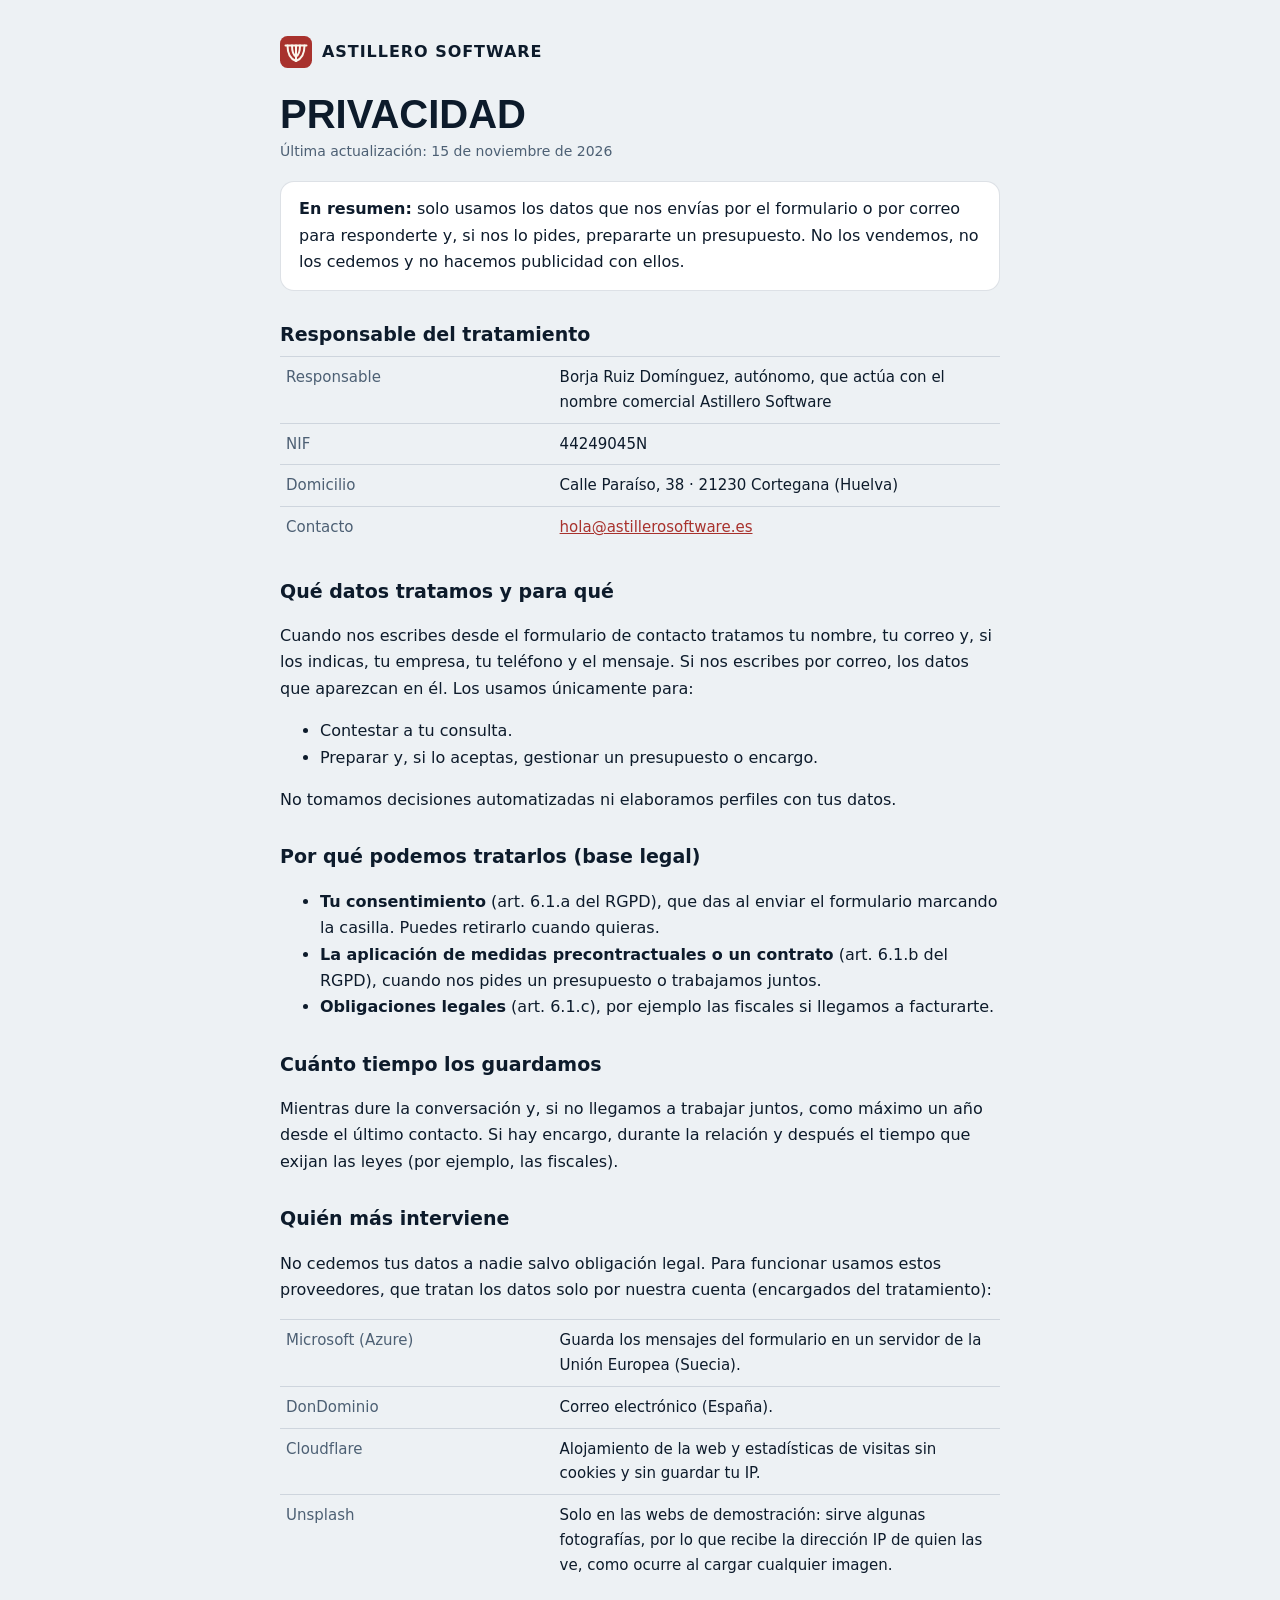
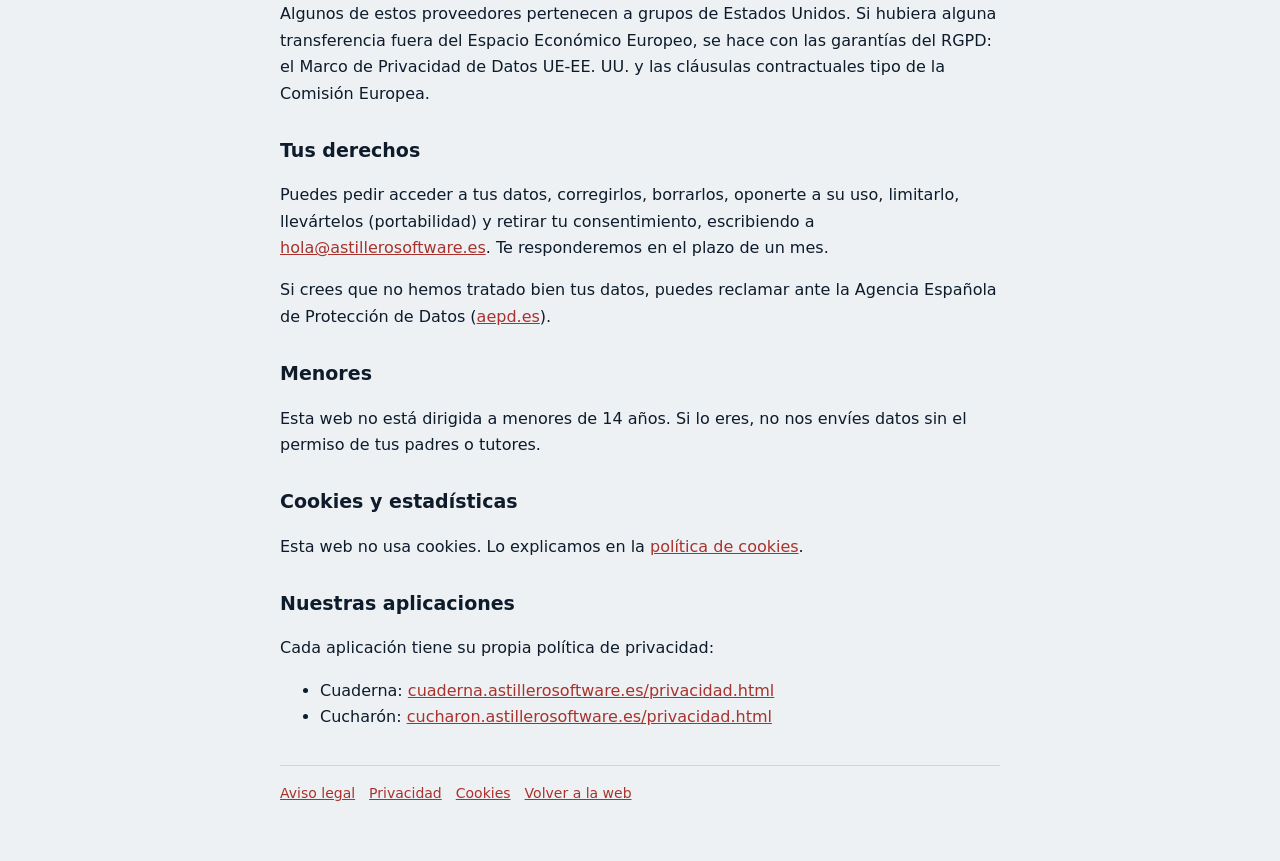
<file: privacidad.html>
<!doctype html>
<html lang="es">
<head>
<meta charset="utf-8">
<meta http-equiv="Content-Security-Policy" content="default-src 'self'; script-src 'self' https://static.cloudflareinsights.com; style-src 'self' 'unsafe-inline'; font-src 'self'; img-src 'self' data: https://images.unsplash.com; connect-src 'self' https://cuaderna-jam-gwhugrdqcub6e9ba.swedencentral-01.azurewebsites.net https://cloudflareinsights.com; base-uri 'self'; form-action 'self'; object-src 'none'">
<meta name="viewport" content="width=device-width, initial-scale=1">
<title>Privacidad · Astillero Software</title>
<meta name="description" content="Política de privacidad de Astillero Software.">
<link rel="canonical" href="https://astillerosoftware.es/privacidad.html">
<link rel="icon" href="favicon.svg" type="image/svg+xml">
<style>
:root{--bg:#0A1522;--papel:#12233A;--tinta:#E9EFF6;--suave:#93A7BC;--linea:rgba(147,184,222,.2);--acento:#E3563E;color-scheme:dark}
@media (prefers-color-scheme: light){:root{--bg:#EDF1F4;--papel:#fff;--tinta:#0D1B2B;--suave:#4D6074;--linea:rgba(16,48,82,.14);--acento:#A8322D;color-scheme:light}}
body{margin:0;background:var(--bg);color:var(--tinta);font:16px/1.65 system-ui,-apple-system,"Segoe UI",sans-serif}
main{max-width:720px;margin:0 auto;padding:36px 16px 56px}
h1{font:800 40px/1 "Arial Narrow",Impact,sans-serif;text-transform:uppercase;margin:18px 0 6px}
h2{font-size:19px;margin:28px 0 6px}
.f{color:var(--suave);font-size:14px}
.caja{background:var(--papel);border:1px solid var(--linea);border-radius:14px;padding:14px 18px;margin:18px 0}
a{color:var(--acento)}
header a{display:inline-flex;align-items:center;gap:10px;text-decoration:none;color:var(--tinta);font-weight:700;letter-spacing:.06em;text-transform:uppercase}
header img{width:32px;height:32px}
nav.legal{display:flex;gap:14px;flex-wrap:wrap;margin-top:34px;padding-top:16px;border-top:1px solid var(--linea);font-size:14px}
table{border-collapse:collapse;width:100%;font-size:15px}td{border-top:1px solid var(--linea);padding:8px 6px;vertical-align:top}td:first-child{color:var(--suave);width:38%}
</style>
</head>
<body><main>
<header><a href="./"><img src="favicon.svg" alt="">Astillero Software</a></header>
<h1>Privacidad</h1>
<div class="f">Última actualización: 15 de noviembre de 2026</div>
<div class="caja"><b>En resumen:</b> solo usamos los datos que nos envías por el formulario o por correo para responderte y, si nos lo pides, prepararte un presupuesto. No los vendemos, no los cedemos y no hacemos publicidad con ellos.</div>
<h2>Responsable del tratamiento</h2>
<table>
<tr><td>Responsable</td><td>Borja Ruiz Domínguez, autónomo, que actúa con el nombre comercial Astillero Software</td></tr>
<tr><td>NIF</td><td>44249045N</td></tr>
<tr><td>Domicilio</td><td>Calle Paraíso, 38 · 21230 Cortegana (Huelva)</td></tr>
<tr><td>Contacto</td><td><a href="mailto:hola@astillerosoftware.es">hola@astillerosoftware.es</a></td></tr>
</table>
<h2>Qué datos tratamos y para qué</h2>
<p>Cuando nos escribes desde el formulario de contacto tratamos tu nombre, tu correo y, si los indicas, tu empresa, tu teléfono y el mensaje. Si nos escribes por correo, los datos que aparezcan en él. Los usamos únicamente para:</p>
<ul><li>Contestar a tu consulta.</li><li>Preparar y, si lo aceptas, gestionar un presupuesto o encargo.</li></ul>
<p>No tomamos decisiones automatizadas ni elaboramos perfiles con tus datos.</p>
<h2>Por qué podemos tratarlos (base legal)</h2>
<ul><li><b>Tu consentimiento</b> (art. 6.1.a del RGPD), que das al enviar el formulario marcando la casilla. Puedes retirarlo cuando quieras.</li>
<li><b>La aplicación de medidas precontractuales o un contrato</b> (art. 6.1.b del RGPD), cuando nos pides un presupuesto o trabajamos juntos.</li>
<li><b>Obligaciones legales</b> (art. 6.1.c), por ejemplo las fiscales si llegamos a facturarte.</li></ul>
<h2>Cuánto tiempo los guardamos</h2>
<p>Mientras dure la conversación y, si no llegamos a trabajar juntos, como máximo un año desde el último contacto. Si hay encargo, durante la relación y después el tiempo que exijan las leyes (por ejemplo, las fiscales).</p>
<h2>Quién más interviene</h2>
<p>No cedemos tus datos a nadie salvo obligación legal. Para funcionar usamos estos proveedores, que tratan los datos solo por nuestra cuenta (encargados del tratamiento):</p>
<table>
<tr><td>Microsoft (Azure)</td><td>Guarda los mensajes del formulario en un servidor de la Unión Europea (Suecia).</td></tr>
<tr><td>DonDominio</td><td>Correo electrónico (España).</td></tr>
<tr><td>Cloudflare</td><td>Alojamiento de la web y estadísticas de visitas sin cookies y sin guardar tu IP.</td></tr>
<tr><td>Unsplash</td><td>Solo en las webs de demostración: sirve algunas fotografías, por lo que recibe la dirección IP de quien las ve, como ocurre al cargar cualquier imagen.</td></tr>
</table>
<p>Algunos de estos proveedores pertenecen a grupos de Estados Unidos. Si hubiera alguna transferencia fuera del Espacio Económico Europeo, se hace con las garantías del RGPD: el Marco de Privacidad de Datos UE-EE. UU. y las cláusulas contractuales tipo de la Comisión Europea.</p>
<h2>Tus derechos</h2>
<p>Puedes pedir acceder a tus datos, corregirlos, borrarlos, oponerte a su uso, limitarlo, llevártelos (portabilidad) y retirar tu consentimiento, escribiendo a <a href="mailto:hola@astillerosoftware.es">hola@astillerosoftware.es</a>. Te responderemos en el plazo de un mes.</p>
<p>Si crees que no hemos tratado bien tus datos, puedes reclamar ante la Agencia Española de Protección de Datos (<a href="https://www.aepd.es">aepd.es</a>).</p>
<h2>Menores</h2>
<p>Esta web no está dirigida a menores de 14 años. Si lo eres, no nos envíes datos sin el permiso de tus padres o tutores.</p>
<h2>Cookies y estadísticas</h2>
<p>Esta web no usa cookies. Lo explicamos en la <a href="cookies.html">política de cookies</a>.</p>
<h2>Nuestras aplicaciones</h2>
<p>Cada aplicación tiene su propia política de privacidad:</p>
<ul>
<li>Cuaderna: <a href="https://cuaderna.astillerosoftware.es/privacidad.html">cuaderna.astillerosoftware.es/privacidad.html</a></li>
<li>Cucharón: <a href="https://cucharon.astillerosoftware.es/privacidad.html">cucharon.astillerosoftware.es/privacidad.html</a></li>
</ul>
<nav class="legal" aria-label="Textos legales"><a href="aviso-legal.html">Aviso legal</a><a href="privacidad.html">Privacidad</a><a href="cookies.html">Cookies</a><a href="./">Volver a la web</a></nav>
</main><!-- Cloudflare Web Analytics: visitas anónimas, sin cookies --><script type='module' src='https://static.cloudflareinsights.com/beacon.min.js' data-cf-beacon='{"token": "b1773a76f675484aae87de5303c89475"}'></script>
</body></html>
</file>
<file: fuentes/fuentes.css>
/* Tipografías alojadas en la propia web (no se pide nada a Google: así no se envía la IP de quien visita a terceros).
   Todas con licencia SIL Open Font License (ver OFL-*.txt). Recortadas a los caracteres latinos y españoles. */
@font-face{font-family:"Big Shoulders Display";src:url("/fuentes/big-shoulders-display.woff") format("woff");font-weight:100 900;font-style:normal;font-display:swap}
@font-face{font-family:"Instrument Sans";src:url("/fuentes/instrument-sans.woff") format("woff");font-weight:400 700;font-stretch:75% 100%;font-style:normal;font-display:swap}
@font-face{font-family:"Instrument Sans";src:url("/fuentes/instrument-sans-italic.woff") format("woff");font-weight:400 700;font-stretch:75% 100%;font-style:italic;font-display:swap}
@font-face{font-family:"JetBrains Mono";src:url("/fuentes/jetbrains-mono.woff") format("woff");font-weight:100 800;font-style:normal;font-display:swap}
@font-face{font-family:"Archivo";src:url("/fuentes/archivo.woff") format("woff");font-weight:100 900;font-stretch:62% 125%;font-style:normal;font-display:swap}
@font-face{font-family:"Plus Jakarta Sans";src:url("/fuentes/plus-jakarta-sans.woff") format("woff");font-weight:200 800;font-style:normal;font-display:swap}
@font-face{font-family:"Figtree";src:url("/fuentes/figtree.woff") format("woff");font-weight:300 900;font-style:normal;font-display:swap}
@font-face{font-family:"Figtree";src:url("/fuentes/figtree-italic.woff") format("woff");font-weight:300 900;font-style:italic;font-display:swap}
@font-face{font-family:"Unbounded";src:url("/fuentes/unbounded.woff") format("woff");font-weight:200 900;font-style:normal;font-display:swap}
@font-face{font-family:"Barlow";src:url("/fuentes/barlow-regular.woff") format("woff");font-weight:400;font-display:swap}
@font-face{font-family:"Barlow";src:url("/fuentes/barlow-medium.woff") format("woff");font-weight:500;font-display:swap}
@font-face{font-family:"Barlow";src:url("/fuentes/barlow-semibold.woff") format("woff");font-weight:600;font-display:swap}
@font-face{font-family:"Barlow";src:url("/fuentes/barlow-bold.woff") format("woff");font-weight:700;font-display:swap}
@font-face{font-family:"Barlow Condensed";src:url("/fuentes/barlow-condensed-semibold.woff") format("woff");font-weight:600;font-display:swap}
@font-face{font-family:"Barlow Condensed";src:url("/fuentes/barlow-condensed-bold.woff") format("woff");font-weight:700;font-display:swap}
</file>
<file: paginas.css>
/* Estilo compartido de las páginas interiores (Cuaderna, Cucharón…).
   Mismos tokens y tipografías que la portada. */
:root{
  --bg:#0A1522; --bg-2:#0E1C2D; --surface:#12233A; --surface-2:#172C47;
  --fg:#E9EFF6; --muted:#93A7BC; --faint:#5F7590;
  --line:rgba(147,184,222,.13); --line-strong:rgba(147,184,222,.32);
  --accent:#E3563E; --accent-ink:#FFF4EF; --accent-soft:rgba(227,86,62,.14);
  --ok:#4FB98A;
  --shadow:0 30px 60px -30px rgba(0,0,0,.6);
  --f-display:"Big Shoulders Display","Arial Narrow","Roboto Condensed",Impact,sans-serif;
  --f-body:"Instrument Sans",system-ui,-apple-system,"Segoe UI",sans-serif;
  --f-mono:"JetBrains Mono",ui-monospace,SFMono-Regular,Menlo,monospace;
  --r:14px; --max:1180px;
  color-scheme:dark;
}
@media (prefers-color-scheme: light){:root:not([data-theme="dark"]){
  --bg:#EDF1F4; --bg-2:#E4EAEF; --surface:#FFFFFF; --surface-2:#F5F8FA;
  --fg:#0D1B2B; --muted:#4D6074; --faint:#7D8FA2;
  --line:rgba(16,48,82,.10); --line-strong:rgba(16,48,82,.26);
  --accent:#A8322D; --accent-ink:#FFF7F3; --accent-soft:rgba(168,50,45,.09);
  --ok:#23845A; --shadow:0 30px 60px -34px rgba(13,27,43,.35);
  color-scheme:light;
}}
:root[data-theme="light"]{
  --bg:#EDF1F4; --bg-2:#E4EAEF; --surface:#FFFFFF; --surface-2:#F5F8FA;
  --fg:#0D1B2B; --muted:#4D6074; --faint:#7D8FA2;
  --line:rgba(16,48,82,.10); --line-strong:rgba(16,48,82,.26);
  --accent:#A8322D; --accent-ink:#FFF7F3; --accent-soft:rgba(168,50,45,.09);
  --ok:#23845A; --shadow:0 30px 60px -34px rgba(13,27,43,.35);
  color-scheme:light;
}

*{box-sizing:border-box}
html{scroll-behavior:smooth}
body{margin:0;background:var(--bg);color:var(--fg);font:16px/1.6 var(--f-body);-webkit-font-smoothing:antialiased;overflow-x:hidden}
.plano{background-image:linear-gradient(var(--line) 1px,transparent 1px),linear-gradient(90deg,var(--line) 1px,transparent 1px);background-size:48px 48px;background-position:-1px -1px}
a{color:inherit}
:focus-visible{outline:2px solid var(--accent);outline-offset:3px;border-radius:6px}
.wrap{max-width:var(--max);margin:0 auto;padding-inline:16px}
@media (min-width:720px){.wrap{padding-inline:32px}}
.mono{font-family:var(--f-mono);font-size:12px;letter-spacing:.08em;text-transform:uppercase;color:var(--muted)}
h1,h2,h3{font-family:var(--f-display);font-weight:800;line-height:.95;margin:0;text-wrap:balance;text-transform:uppercase}
h2{font-size:clamp(36px,5vw,60px)}
h3{font-size:24px;line-height:1.05}
p{margin:0}
.lead{font-size:clamp(17px,1.6vw,20px);color:var(--muted);max-width:60ch}
section{padding-block:clamp(64px,9vw,112px)}
.cab{display:grid;gap:16px;margin-bottom:clamp(32px,5vw,52px)}
.cab .mono{display:flex;align-items:center;gap:10px}
.cab .mono::before{content:"";width:28px;height:1px;background:var(--accent)}

.btn{display:inline-flex;align-items:center;gap:10px;padding:15px 22px;border-radius:999px;font:600 15px/1 var(--f-body);text-decoration:none;border:1px solid transparent;transition:background .25s,border-color .25s}
.btn svg{width:18px;height:18px;transition:transform .25s}
.btn:hover svg{transform:translateX(3px)}
.btn-1{background:var(--accent);color:var(--accent-ink)}
.btn-1:hover{background:color-mix(in srgb,var(--accent) 86%,var(--fg))}
.btn-2{border-color:var(--line-strong);color:var(--fg)}
.btn-2:hover{border-color:var(--fg)}
.ctas{display:flex;flex-wrap:wrap;gap:12px}

/* cabecera */
header.top{position:sticky;top:0;z-index:50;background:color-mix(in srgb,var(--bg) 84%,transparent);backdrop-filter:blur(14px);-webkit-backdrop-filter:blur(14px);border-bottom:1px solid var(--line)}
.barra{display:flex;align-items:center;justify-content:space-between;gap:16px;height:68px}
.marca{display:flex;align-items:center;gap:11px;text-decoration:none;font:800 20px/1 var(--f-display);letter-spacing:.06em;text-transform:uppercase}
.marca svg{width:32px;height:32px;flex:none}
.marca small{display:block;font:500 10px/1 var(--f-mono);letter-spacing:.2em;color:var(--muted);margin-top:4px}
.barra nav{display:flex;align-items:center;gap:6px}
.barra nav a.txt{display:none;padding:10px 14px;text-decoration:none;font-size:15px;color:var(--muted);border-radius:999px}
.barra nav a.txt:hover,.barra nav a.txt[aria-current]{color:var(--fg)}
.barra .btn{padding:11px 16px;font-size:14px}
@media (min-width:860px){.barra nav a.txt{display:inline-block}}

/* migas */
.migas{font-size:13.5px;color:var(--muted);padding-top:22px}
.migas ol{list-style:none;margin:0;padding:0;display:flex;flex-wrap:wrap;gap:8px}
.migas li+li::before{content:"/";margin-right:8px;color:var(--faint)}
.migas a{text-decoration:none}
.migas a:hover{color:var(--fg)}

/* hero de producto */
.hero{padding-block:clamp(28px,5vw,56px) clamp(56px,8vw,96px);border-bottom:1px solid var(--line);overflow:hidden}
.hero-grid{display:grid;gap:40px;align-items:center}
.hero-grid>*{min-width:0}
@media (min-width:960px){.hero-grid{grid-template-columns:minmax(0,1.1fr) minmax(0,.9fr)}}
.etq{display:inline-flex;gap:8px;align-items:center;padding:6px 12px;border-radius:999px;background:var(--accent-soft);color:var(--accent);font:600 12.5px/1 var(--f-body)}
.hero h1{font-size:clamp(56px,9vw,120px);line-height:.88;margin:18px 0 10px}
.hero .sub{font:700 clamp(22px,2.6vw,32px)/1.1 var(--f-display);text-transform:uppercase;color:var(--accent);margin-bottom:22px}
.hero .lead{margin-bottom:30px}
.datos{display:grid;grid-template-columns:repeat(3,minmax(0,1fr));gap:1px;background:var(--line-strong);border:1px solid var(--line-strong);border-radius:12px;overflow:hidden;margin:0 0 30px}
.datos div{background:var(--bg);padding:14px 12px;min-width:0}
.datos b{display:block;font:800 clamp(15px,3.9vw,22px)/1.1 var(--f-display);text-transform:uppercase;overflow-wrap:normal;hyphens:manual}
.datos span{font-size:13px;color:var(--muted)}

/* rejilla de funciones */
.funciones{display:grid;gap:16px}
@media (min-width:700px){.funciones{grid-template-columns:repeat(2,minmax(0,1fr))}}
@media (min-width:1040px){.funciones{grid-template-columns:repeat(3,minmax(0,1fr))}}
.fn{display:flex;flex-direction:column;gap:12px;padding:26px 24px;border:1px solid var(--line-strong);border-radius:var(--r);background:var(--surface)}
.fn .ico{width:46px;height:46px;border-radius:12px;display:grid;place-items:center;background:var(--accent-soft);color:var(--accent)}
.fn .ico svg{width:23px;height:23px}
.fn p{color:var(--muted);font-size:15.5px}

/* pasos */
.alt{background:var(--bg-2);border-block:1px solid var(--line)}
.pasos{list-style:none;margin:0;padding:0;display:grid;gap:16px;counter-reset:p}
@media (min-width:860px){.pasos{grid-template-columns:repeat(3,minmax(0,1fr))}}
.pasos li{counter-increment:p;display:grid;gap:10px;padding:24px;border-top:2px solid var(--accent);background:var(--bg)}
.pasos li::before{content:"0" counter(p);font:500 12px var(--f-mono);color:var(--accent);letter-spacing:.1em}
.pasos p{color:var(--muted)}

/* para quién */
.quien{display:grid;gap:1px;background:var(--line-strong);border:1px solid var(--line-strong);border-radius:var(--r);overflow:hidden}
@media (min-width:760px){.quien{grid-template-columns:repeat(2,minmax(0,1fr))}}
.quien div{background:var(--bg);padding:26px 24px;display:grid;gap:8px;align-content:start}
.quien p{color:var(--muted)}

/* preguntas */
.faq{border-top:1px solid var(--line-strong)}
.faq details{border-bottom:1px solid var(--line-strong)}
.faq summary{list-style:none;cursor:pointer;display:flex;justify-content:space-between;gap:20px;align-items:center;padding:22px 0;font:700 clamp(20px,2.2vw,26px)/1.15 var(--f-display);text-transform:uppercase}
.faq summary::-webkit-details-marker{display:none}
.faq summary i{flex:none;width:34px;height:34px;border-radius:50%;border:1px solid var(--line-strong);display:grid;place-items:center;transition:transform .3s,background .3s}
.faq summary i svg{width:15px;height:15px}
.faq details[open] summary i{transform:rotate(45deg);background:var(--accent);border-color:var(--accent);color:var(--accent-ink)}
.faq .r{color:var(--muted);max-width:70ch;padding-bottom:22px}

/* llamada final */
.final{text-align:left}
.final .caja{border:1px solid var(--line-strong);border-radius:var(--r);background:var(--surface);padding:clamp(26px,4vw,48px);display:grid;gap:18px}
@media (min-width:860px){.final .caja{grid-template-columns:1fr auto;align-items:center}}

/* otros productos */
.otro{display:flex;justify-content:space-between;align-items:center;gap:16px;flex-wrap:wrap;padding:22px 24px;border:1px dashed var(--line-strong);border-radius:var(--r);text-decoration:none;margin-top:16px}
.otro:hover{border-color:var(--accent)}
.otro b{font:800 24px/1 var(--f-display);text-transform:uppercase}
.otro span{color:var(--muted)}

/* móvil de muestra */
.escena{position:relative;display:grid;place-items:center;padding:24px 0}
.escena::before{content:"";position:absolute;width:78%;aspect-ratio:1;border-radius:50%;border:1px dashed var(--line-strong)}
.telefono{position:relative;z-index:1;width:min(290px,76vw);aspect-ratio:9/18.5;border-radius:44px;padding:11px;box-shadow:var(--shadow)}
.pantalla{height:100%;border-radius:34px;overflow:hidden;display:flex;flex-direction:column;font-size:12px}
.p-cab{padding:30px 16px 10px;display:flex;justify-content:space-between;align-items:end}
.p-vista{flex:1;padding:4px 12px 12px;display:flex;flex-direction:column;gap:8px}
.p-nav{display:flex;justify-content:space-around;padding:10px 6px 16px;font-size:9.5px}

/* pie */
footer{border-top:1px solid var(--line);padding-block:44px 40px}
.pie{display:flex;flex-wrap:wrap;justify-content:space-between;gap:18px;font-size:14px;color:var(--muted)}
.pie nav{display:flex;flex-wrap:wrap;gap:18px}
.pie a{text-decoration:none}
.pie a:hover{color:var(--fg)}

@media (prefers-reduced-motion:reduce){*,*::before,*::after{animation:none!important;transition:none!important}html{scroll-behavior:auto}}
</file>
